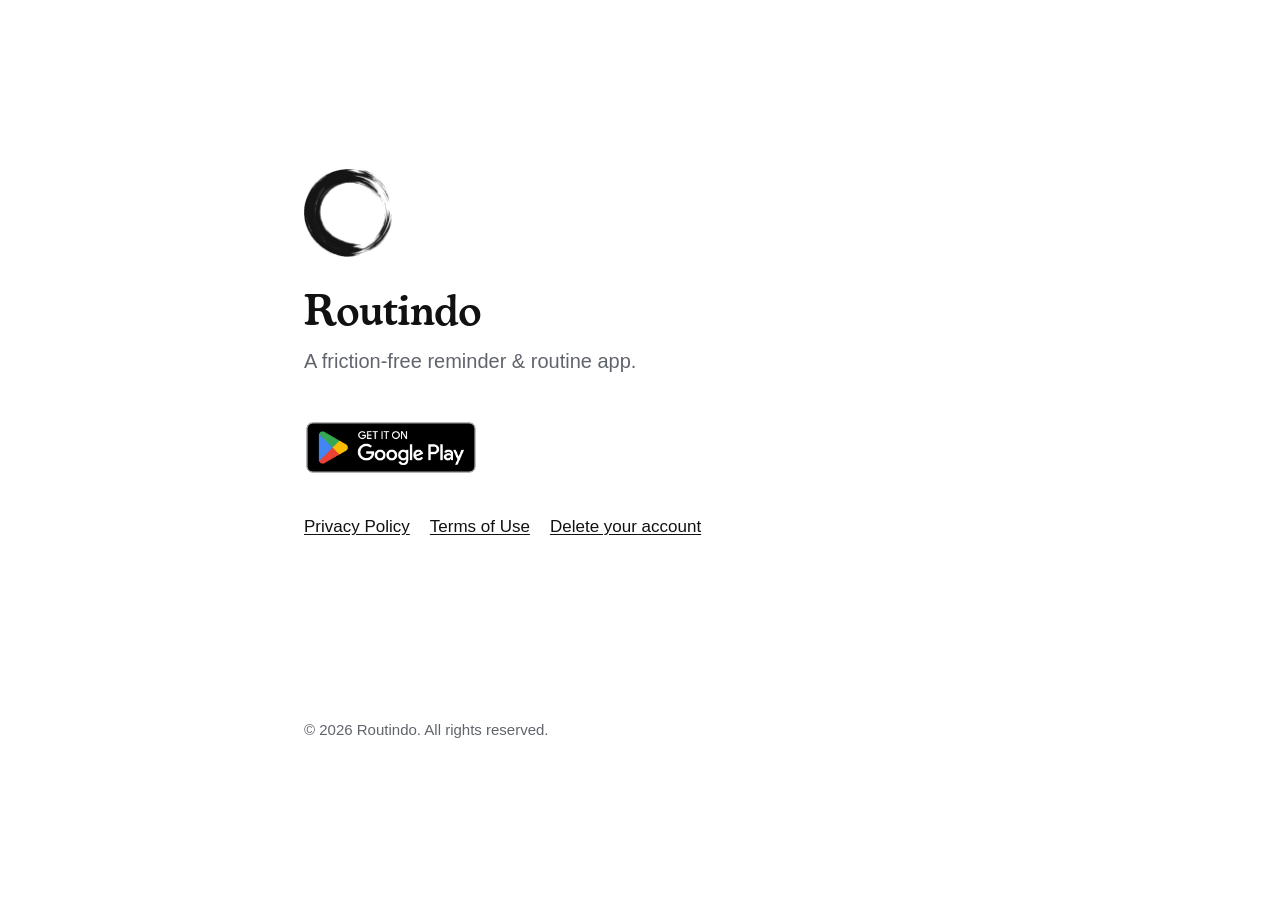
<file: index.html>
<!doctype html>
<html lang="en">
  <head>
    <meta charset="utf-8" />
    <meta name="viewport" content="width=device-width, initial-scale=1" />
    <title>Routindo</title>
    <meta
      name="description"
      content="Routindo — a friction-free reminder & routine app."
    />
    <link rel="stylesheet" href="/styles.css" />
  </head>
  <body>
    <main class="wrap">
      <section class="hero">
        <img class="mark" src="/assets/routindo-mark.png" alt="" />
        <h1 class="logo">Routindo</h1>
        <p class="tagline">A friction-free reminder &amp; routine app.</p>
        <a
          class="play-badge"
          href="https://play.google.com/store/apps/details?id=app.routindo"
        >
          <img
            src="/assets/google-play-badge.png"
            alt="Get it on Google Play"
            width="646"
            height="250"
          />
        </a>
        <div class="links">
          <a href="/privacy">Privacy Policy</a>
          <a href="/terms">Terms of Use</a>
          <a href="/delete-account">Delete your account</a>
        </div>
      </section>

      <footer>
        © <span id="year">2026</span> Routindo. All rights reserved.
      </footer>
    </main>
    <script>
      document.getElementById("year").textContent = new Date().getFullYear();
    </script>
  </body>
</html>
</file>
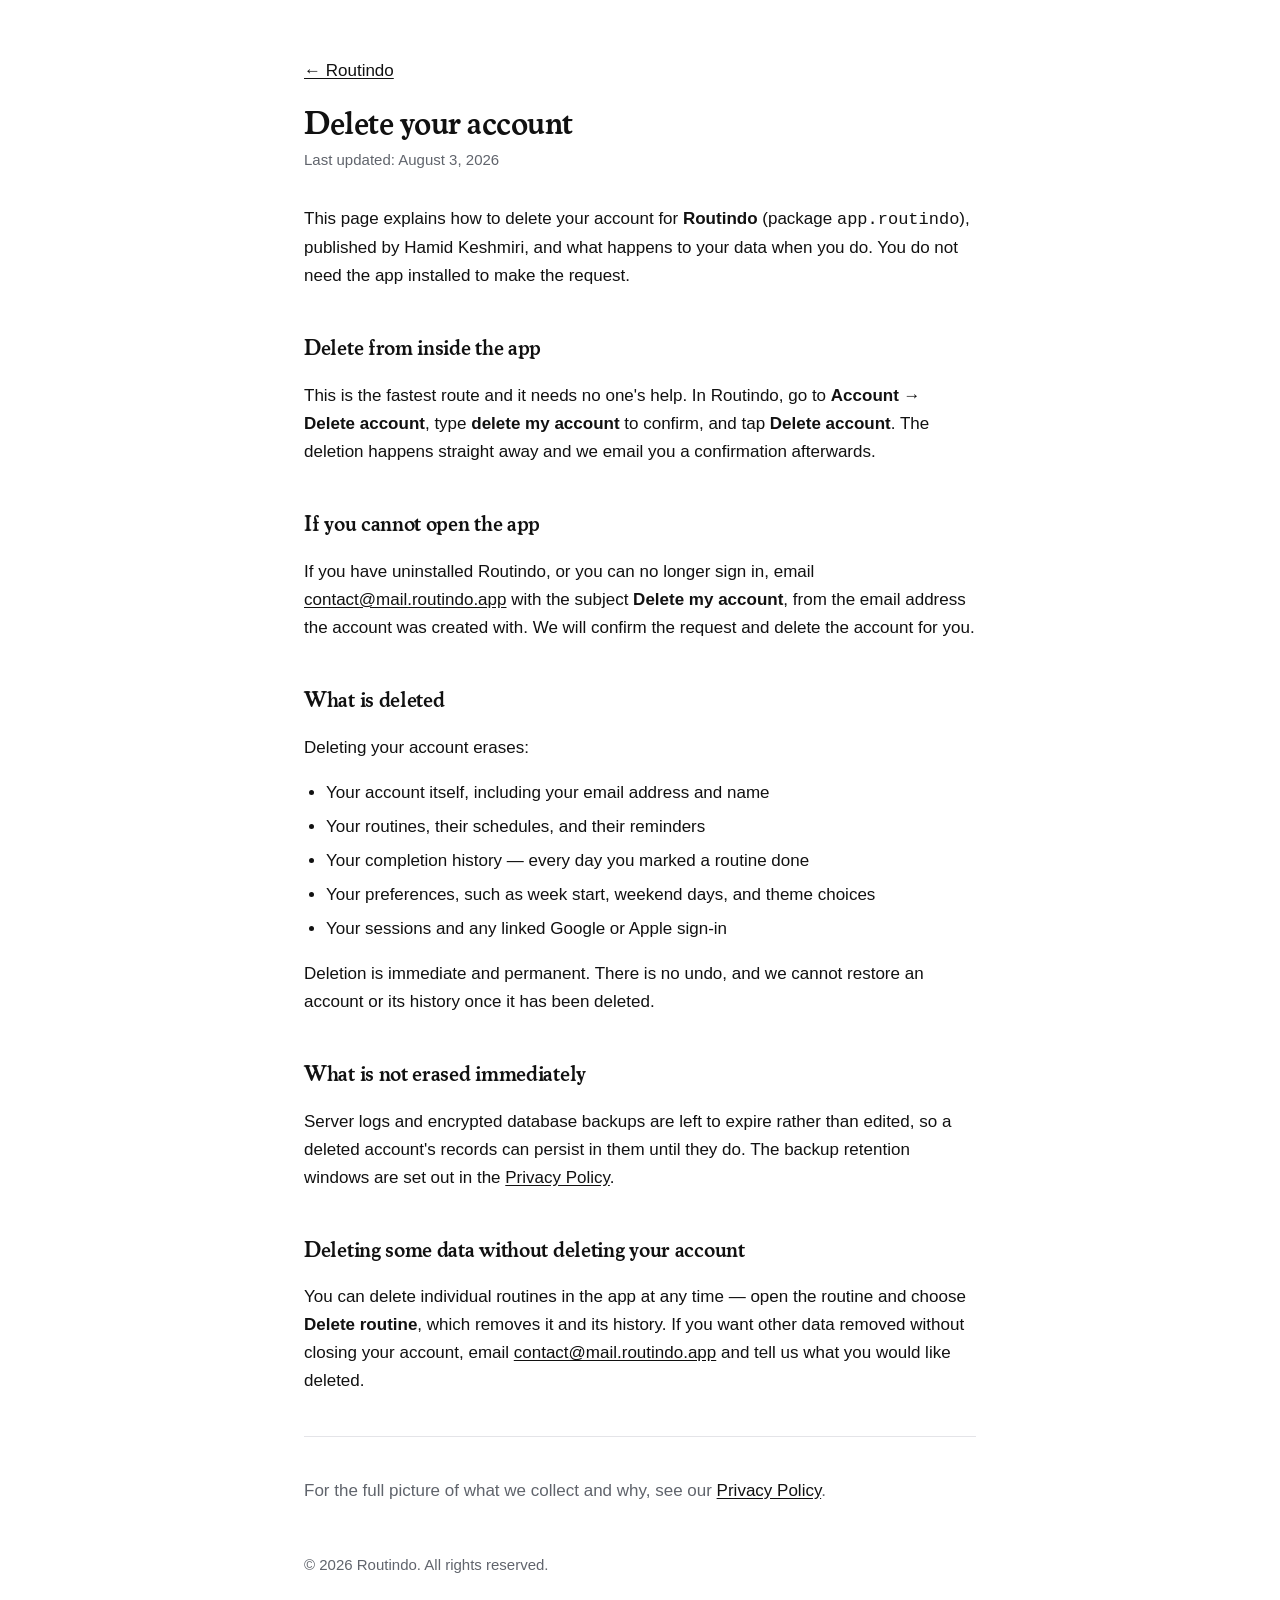
<file: delete-account/index.html>
<!doctype html>
<html lang="en">
  <head>
    <meta charset="utf-8" />
    <meta name="viewport" content="width=device-width, initial-scale=1" />
    <title>Delete your account — Routindo</title>
    <meta
      name="description"
      content="How to delete your Routindo account and the data held with it."
    />
    <link rel="stylesheet" href="/styles.css" />
  </head>
  <body>
    <main class="wrap">
      <p><a href="/">← Routindo</a></p>
      <h1>Delete your account</h1>
      <p class="updated">Last updated: August 3, 2026</p>

      <p>
        This page explains how to delete your account for
        <strong>Routindo</strong> (package <code>app.routindo</code>),
        published by Hamid Keshmiri, and what happens to your data when you do.
        You do not need the app installed to make the request.
      </p>

      <h2>Delete from inside the app</h2>
      <p>
        This is the fastest route and it needs no one's help. In Routindo, go to
        <strong>Account → Delete account</strong>, type
        <strong>delete my account</strong> to confirm, and tap
        <strong>Delete account</strong>. The deletion happens straight away and
        we email you a confirmation afterwards.
      </p>

      <h2>If you cannot open the app</h2>
      <p>
        If you have uninstalled Routindo, or you can no longer sign in, email
        <a href="mailto:contact@mail.routindo.app?subject=Delete%20my%20account"
          >contact@mail.routindo.app</a
        >
        with the subject <strong>Delete my account</strong>, from the email
        address the account was created with. We will confirm the request and
        delete the account for you.
      </p>

      <h2>What is deleted</h2>
      <p>Deleting your account erases:</p>
      <ul>
        <li>Your account itself, including your email address and name</li>
        <li>Your routines, their schedules, and their reminders</li>
        <li>Your completion history — every day you marked a routine done</li>
        <li>
          Your preferences, such as week start, weekend days, and theme choices
        </li>
        <li>Your sessions and any linked Google or Apple sign-in</li>
      </ul>
      <p>
        Deletion is immediate and permanent. There is no undo, and we cannot
        restore an account or its history once it has been deleted.
      </p>

      <h2>What is not erased immediately</h2>
      <p>
        Server logs and encrypted database backups are left to expire rather than
        edited, so a deleted account's records can persist in them until they do.
        The backup retention windows are set out in the
        <a href="/privacy#retention">Privacy Policy</a>.
      </p>

      <h2>Deleting some data without deleting your account</h2>
      <p>
        You can delete individual routines in the app at any time — open the
        routine and choose <strong>Delete routine</strong>, which removes it and
        its history. If you want other data removed without closing your account,
        email
        <a href="mailto:contact@mail.routindo.app">contact@mail.routindo.app</a>
        and tell us what you would like deleted.
      </p>

      <hr />

      <p class="muted">
        For the full picture of what we collect and why, see our
        <a href="/privacy">Privacy Policy</a>.
      </p>

      <footer>
        © <span id="year">2026</span> Routindo. All rights reserved.
      </footer>
    </main>
    <script>
      document.getElementById("year").textContent = new Date().getFullYear();
    </script>
  </body>
</html>
</file>
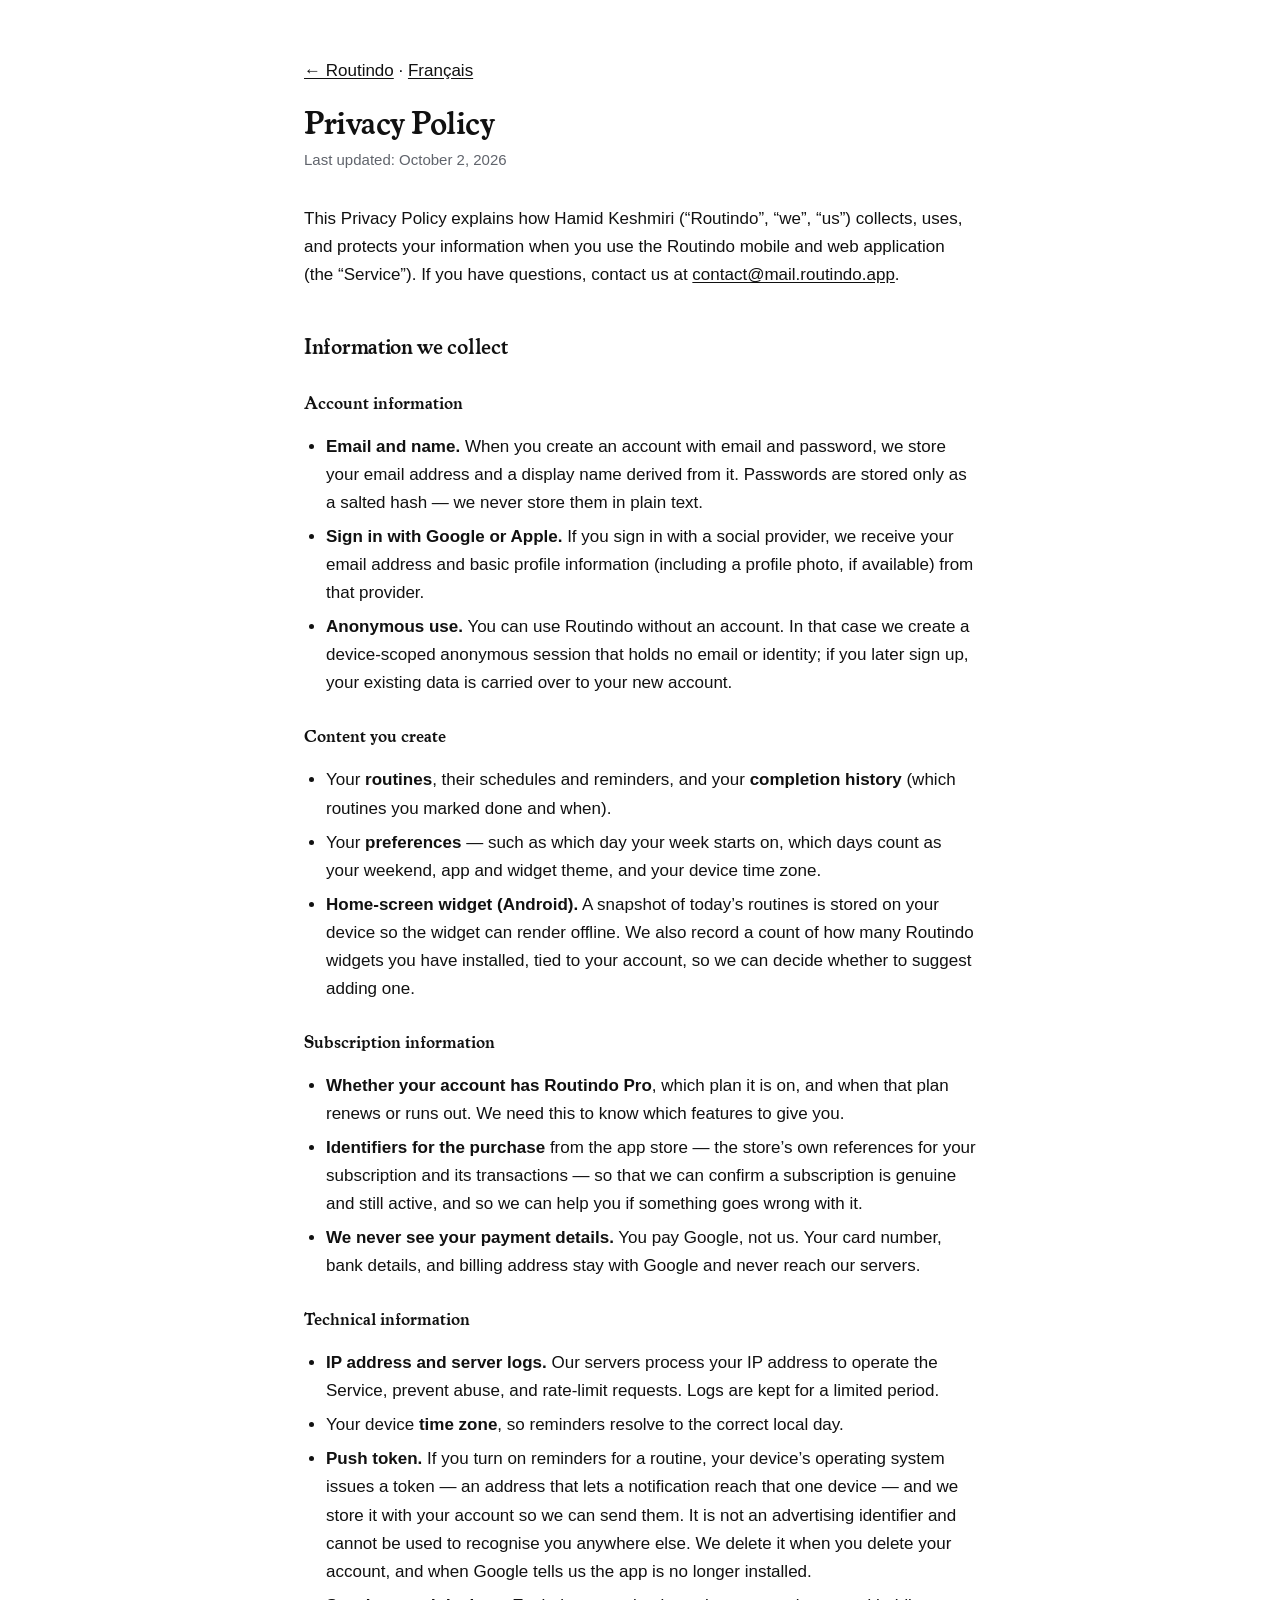
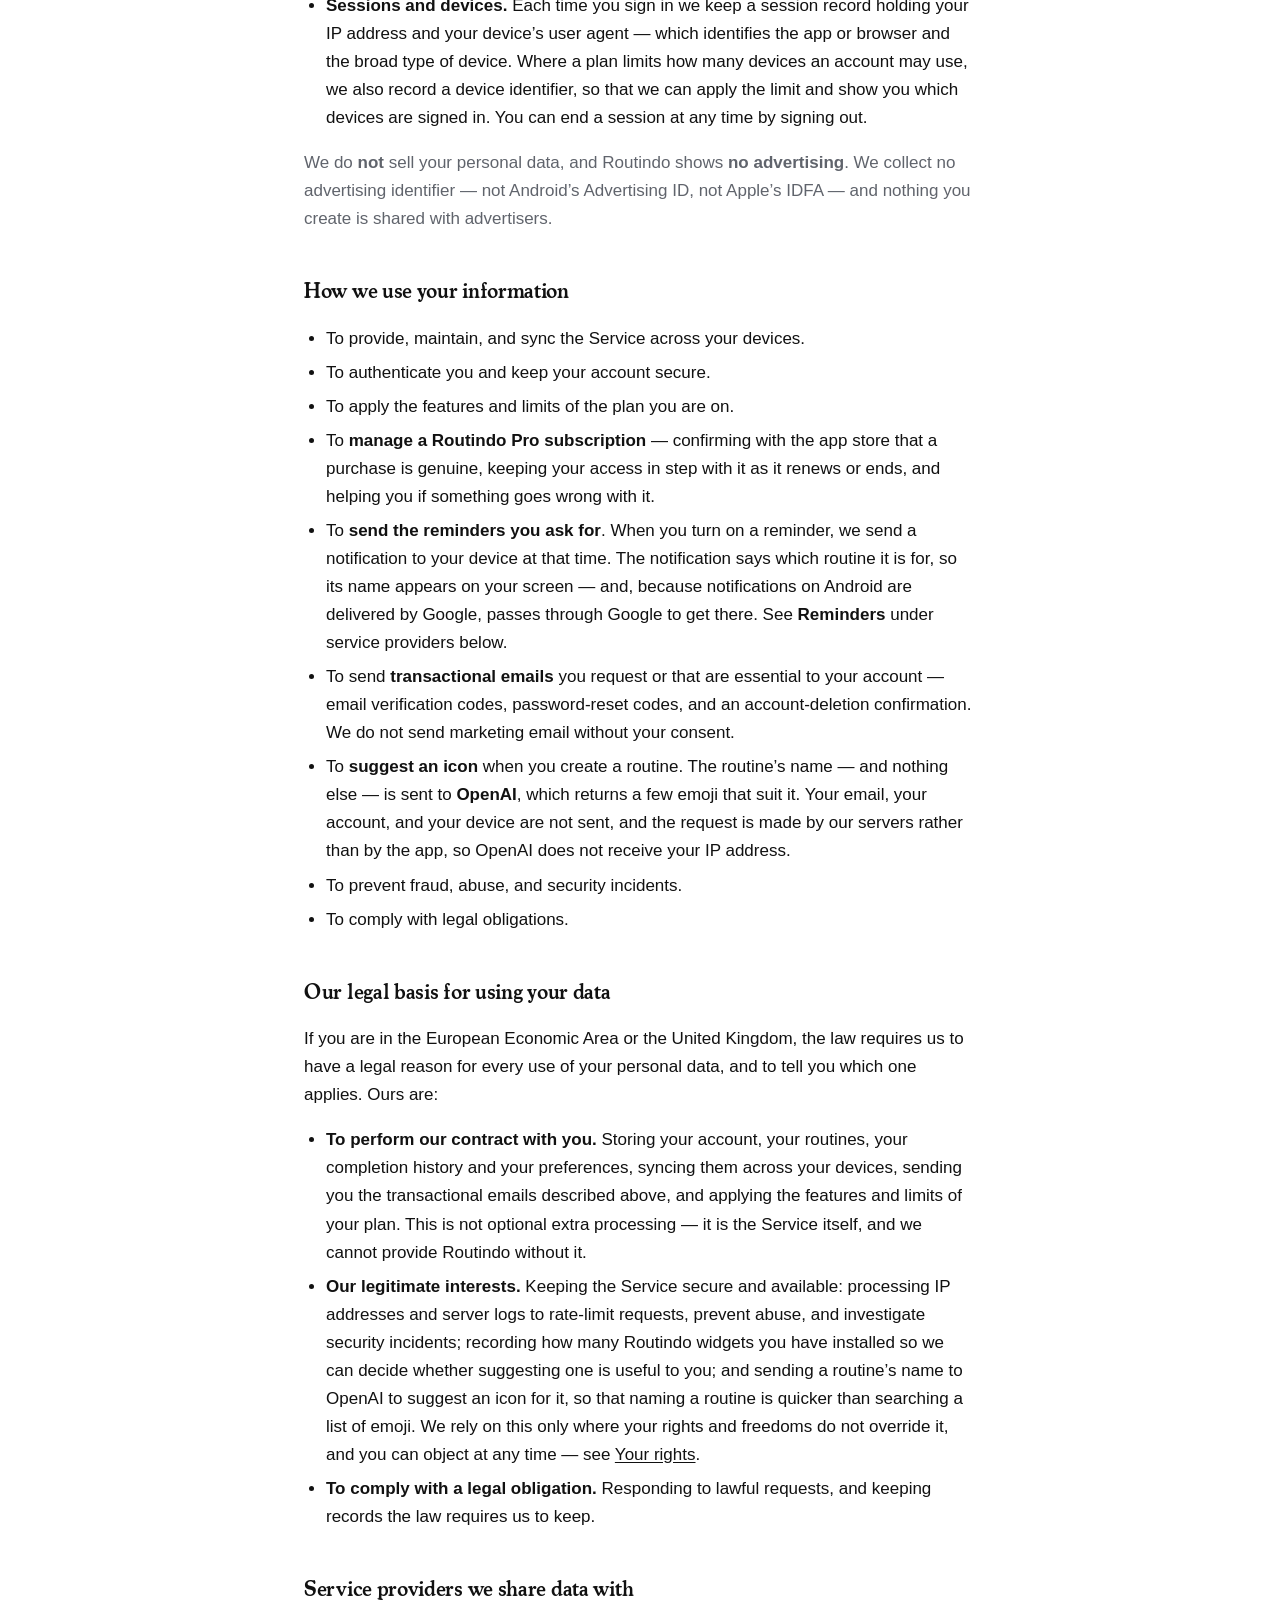
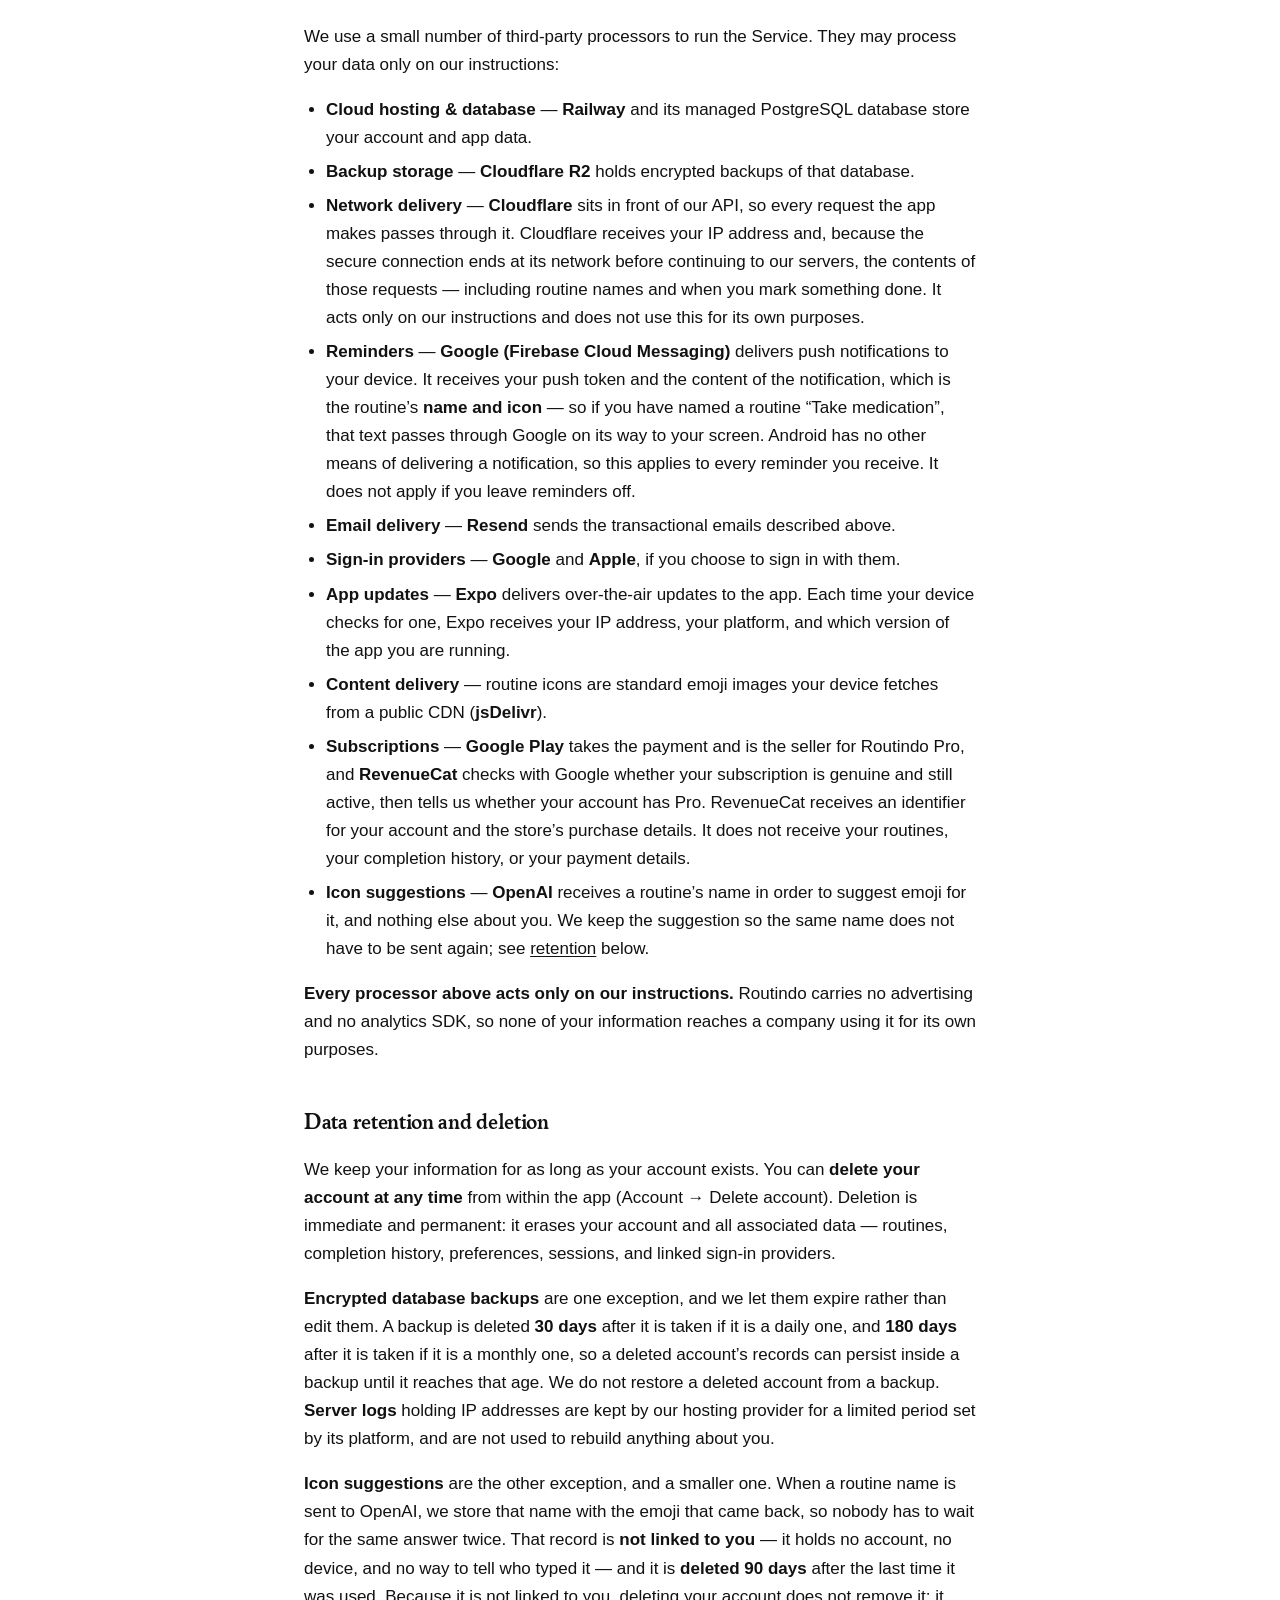
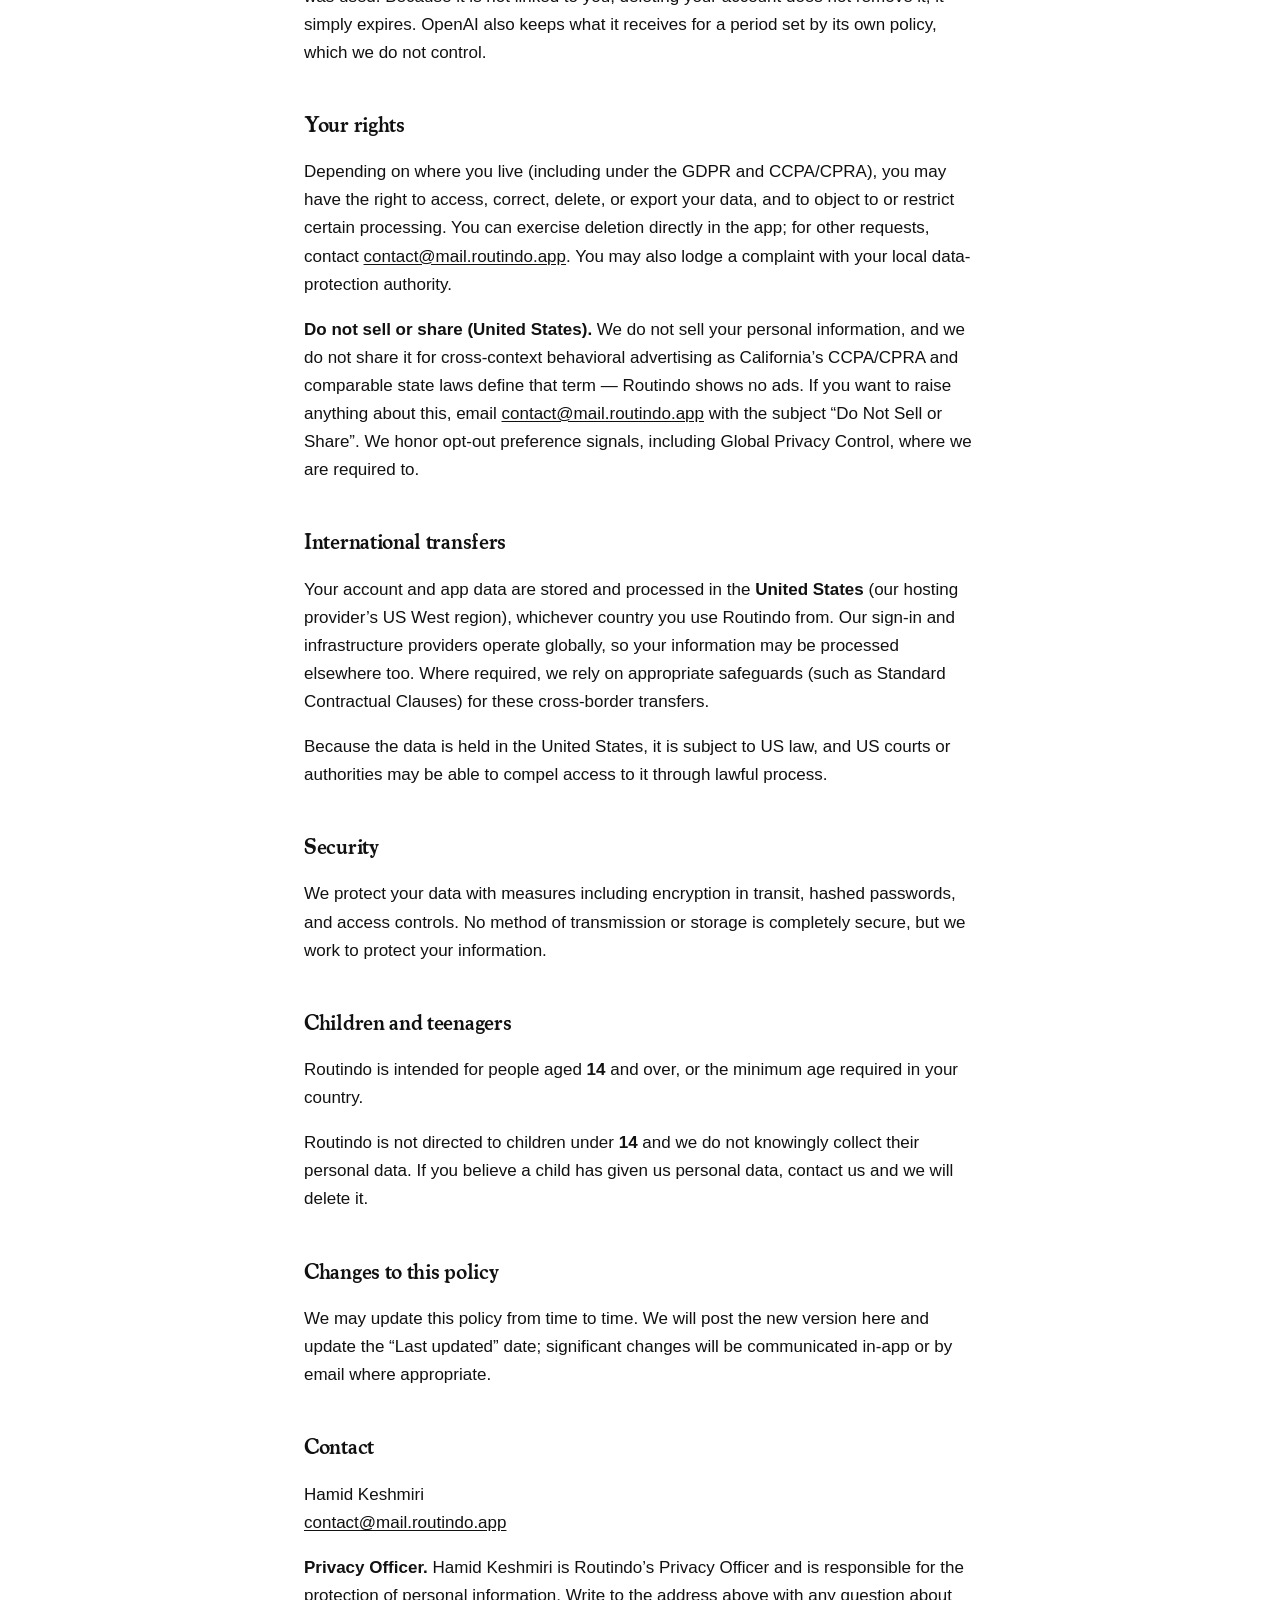
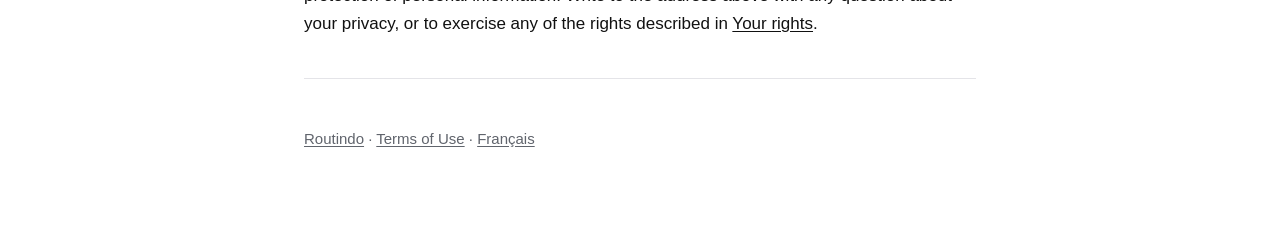
<file: privacy/index.html>
<!doctype html>
<html lang="en">
  <head>
    <meta charset="utf-8" />
    <meta name="viewport" content="width=device-width, initial-scale=1" />
    <title>Privacy Policy — Routindo</title>
    <meta name="description" content="Routindo Privacy Policy." />
    <link rel="alternate" hreflang="en" href="https://routindo.app/privacy" />
    <link rel="alternate" hreflang="fr" href="https://routindo.app/fr/privacy" />
    <link rel="stylesheet" href="/styles.css" />
  </head>
  <body>
    <main class="wrap">
      <p><a href="/">← Routindo</a> · <a href="/fr/privacy">Français</a></p>
      <h1>Privacy Policy</h1>
      <p class="updated">Last updated: October 2, 2026</p>

      <p>
        This Privacy Policy explains how Hamid Keshmiri (“Routindo”, “we”, “us”)
        collects, uses, and protects your information when you use the Routindo
        mobile and web application (the “Service”). If you have questions,
        contact us at
        <a href="mailto:contact@mail.routindo.app">contact@mail.routindo.app</a>.
      </p>

      <h2>Information we collect</h2>

      <h3>Account information</h3>
      <ul>
        <li>
          <strong>Email and name.</strong> When you create an account with email
          and password, we store your email address and a display name derived
          from it. Passwords are stored only as a salted hash — we never store
          them in plain text.
        </li>
        <li>
          <strong>Sign in with Google or Apple.</strong> If you sign in with a
          social provider, we receive your email address and basic profile
          information (including a profile photo, if available) from that
          provider.
        </li>
        <li>
          <strong>Anonymous use.</strong> You can use Routindo without an
          account. In that case we create a device-scoped anonymous session that
          holds no email or identity; if you later sign up, your existing data is
          carried over to your new account.
        </li>
      </ul>

      <h3>Content you create</h3>
      <ul>
        <li>
          Your <strong>routines</strong>, their schedules and reminders, and your
          <strong>completion history</strong> (which routines you marked done and
          when).
        </li>
        <li>
          Your <strong>preferences</strong> — such as which day your week starts
          on, which days count as your weekend, app and widget theme, and your
          device time zone.
        </li>
        <li>
          <strong>Home-screen widget (Android).</strong> A snapshot of today’s
          routines is stored on your device so the widget can render offline. We
          also record a count of how many Routindo widgets you have installed,
          tied to your account, so we can decide whether to suggest adding one.
        </li>
      </ul>

      <h3>Subscription information</h3>
      <ul>
        <li>
          <strong>Whether your account has Routindo Pro</strong>, which plan it
          is on, and when that plan renews or runs out. We need this to know
          which features to give you.
        </li>
        <li>
          <strong>Identifiers for the purchase</strong> from the app store — the
          store’s own references for your subscription and its transactions — so
          that we can confirm a subscription is genuine and still active, and so
          we can help you if something goes wrong with it.
        </li>
        <li>
          <strong>We never see your payment details.</strong> You pay Google, not
          us. Your card number, bank details, and billing address stay with
          Google and never reach our servers.
        </li>
      </ul>

      <h3>Technical information</h3>
      <ul>
        <li>
          <strong>IP address and server logs.</strong> Our servers process your
          IP address to operate the Service, prevent abuse, and rate-limit
          requests. Logs are kept for a limited period.
        </li>
        <li>Your device <strong>time zone</strong>, so reminders resolve to the correct local day.</li>
        <li>
          <strong>Push token.</strong> If you turn on reminders for a routine,
          your device’s operating system issues a token — an address that lets a
          notification reach that one device — and we store it with your account
          so we can send them. It is not an advertising identifier and cannot be
          used to recognise you anywhere else. We delete it when you delete your
          account, and when Google tells us the app is no longer installed.
        </li>
        <li>
          <strong>Sessions and devices.</strong> Each time you sign in we keep a
          session record holding your IP address and your device’s user agent —
          which identifies the app or browser and the broad type of device. Where
          a plan limits how many devices an account may use, we also record a
          device identifier, so that we can apply the limit and show you which
          devices are signed in. You can end a session at any time by signing out.
        </li>
      </ul>

      <p class="muted">
        We do <strong>not</strong> sell your personal data, and Routindo shows
        <strong>no advertising</strong>. We collect no advertising identifier —
        not Android’s Advertising ID, not Apple’s IDFA — and nothing you create
        is shared with advertisers.
      </p>

      <h2>How we use your information</h2>
      <ul>
        <li>To provide, maintain, and sync the Service across your devices.</li>
        <li>To authenticate you and keep your account secure.</li>
        <li>To apply the features and limits of the plan you are on.</li>
        <li>
          To <strong>manage a Routindo Pro subscription</strong> — confirming
          with the app store that a purchase is genuine, keeping your access in
          step with it as it renews or ends, and helping you if something goes
          wrong with it.
        </li>
        <li>
          To <strong>send the reminders you ask for</strong>. When you turn on a
          reminder, we send a notification to your device at that time. The
          notification says which routine it is for, so its name appears on your
          screen — and, because notifications on Android are delivered by Google,
          passes through Google to get there. See
          <strong>Reminders</strong> under service providers below.
        </li>
        <li>
          To send <strong>transactional emails</strong> you request or that are
          essential to your account — email verification codes, password-reset
          codes, and an account-deletion confirmation. We do not send marketing
          email without your consent.
        </li>
        <li>
          To <strong>suggest an icon</strong> when you create a routine. The
          routine’s name — and nothing else — is sent to
          <strong>OpenAI</strong>, which returns a few emoji that suit it. Your
          email, your account, and your device are not sent, and the request is
          made by our servers rather than by the app, so OpenAI does not receive
          your IP address.
        </li>
        <li>To prevent fraud, abuse, and security incidents.</li>
        <li>To comply with legal obligations.</li>
      </ul>

      <h2 id="legal-basis">Our legal basis for using your data</h2>
      <p>
        If you are in the European Economic Area or the United Kingdom, the law
        requires us to have a legal reason for every use of your personal data,
        and to tell you which one applies. Ours are:
      </p>
      <ul>
        <li>
          <strong>To perform our contract with you.</strong> Storing your
          account, your routines, your completion history and your preferences,
          syncing them across your devices, sending you the transactional emails
          described above, and applying the features and limits of your plan.
          This is not optional extra processing — it is the Service itself, and
          we cannot provide Routindo without it.
        </li>
        <li>
          <strong>Our legitimate interests.</strong> Keeping the Service secure
          and available: processing IP addresses and server logs to rate-limit
          requests, prevent abuse, and investigate security incidents; recording
          how many Routindo widgets you have installed so we can decide whether
          suggesting one is useful to you; and sending a routine’s name to
          OpenAI to suggest an icon for it, so that naming a routine is quicker
          than searching a list of emoji. We rely on this only where your rights
          and freedoms do not override it, and you can object at any time — see
          <a href="#rights">Your rights</a>.
        </li>
        <li>
          <strong>To comply with a legal obligation.</strong> Responding to
          lawful requests, and keeping records the law requires us to keep.
        </li>
      </ul>
      <h2>Service providers we share data with</h2>
      <p>
        We use a small number of third-party processors to run the Service. They
        may process your data only on our instructions:
      </p>
      <ul>
        <li>
          <strong>Cloud hosting &amp; database</strong> —
          <strong>Railway</strong> and its managed PostgreSQL database store your
          account and app data.
        </li>
        <li>
          <strong>Backup storage</strong> — <strong>Cloudflare R2</strong> holds
          encrypted backups of that database.
        </li>
        <li>
          <strong>Network delivery</strong> — <strong>Cloudflare</strong> sits in
          front of our API, so every request the app makes passes through it.
          Cloudflare receives your IP address and, because the secure connection
          ends at its network before continuing to our servers, the contents of
          those requests — including routine names and when you mark something
          done. It acts only on our instructions and does not use this for its
          own purposes.
        </li>
        <li>
          <strong>Reminders</strong> —
          <strong>Google (Firebase Cloud Messaging)</strong> delivers push
          notifications to your device. It receives your push token and the
          content of the notification, which is the routine’s
          <strong>name and icon</strong> — so if you have named a routine “Take
          medication”, that text passes through Google on its way to your
          screen. Android has no other means of delivering a notification, so
          this applies to every reminder you receive. It does not apply if you
          leave reminders off.
        </li>
        <li>
          <strong>Email delivery</strong> — <strong>Resend</strong> sends the
          transactional emails described above.
        </li>
        <li>
          <strong>Sign-in providers</strong> — <strong>Google</strong> and
          <strong>Apple</strong>, if you choose to sign in with them.
        </li>
        <li>
          <strong>App updates</strong> — <strong>Expo</strong> delivers
          over-the-air updates to the app. Each time your device checks for one,
          Expo receives your IP address, your platform, and which version of the
          app you are running.
        </li>
        <li>
          <strong>Content delivery</strong> — routine icons are standard emoji
          images your device fetches from a public CDN
          (<strong>jsDelivr</strong>).
        </li>
        <li>
          <strong>Subscriptions</strong> — <strong>Google Play</strong> takes the
          payment and is the seller for Routindo Pro, and
          <strong>RevenueCat</strong> checks with Google whether your
          subscription is genuine and still active, then tells us whether your
          account has Pro. RevenueCat receives an identifier for your account and
          the store’s purchase details. It does not receive your routines, your
          completion history, or your payment details.
        </li>
        <li>
          <strong>Icon suggestions</strong> — <strong>OpenAI</strong> receives a
          routine’s name in order to suggest emoji for it, and nothing else
          about you. We keep the suggestion so the same name does not have to be
          sent again; see <a href="#retention">retention</a> below.
        </li>
      </ul>

      <p id="advertising">
        <strong>Every processor above acts only on our instructions.</strong>
        Routindo carries no advertising and no analytics SDK, so none of your
        information reaches a company using it for its own purposes.
      </p>

      <h2 id="retention">Data retention and deletion</h2>
      <p>
        We keep your information for as long as your account exists. You can
        <strong>delete your account at any time</strong> from within the app
        (Account → Delete account). Deletion is immediate and permanent: it
        erases your account and all associated data — routines, completion
        history, preferences, sessions, and linked sign-in providers.
      </p>
      <p>
        <strong>Encrypted database backups</strong> are one exception, and we
        let them expire rather than edit them. A backup is deleted
        <strong>30 days</strong> after it is taken if it is a daily one, and
        <strong>180 days</strong> after it is taken if it is a monthly one, so a
        deleted account’s records can persist inside a backup until it reaches
        that age. We do not restore a deleted account from a backup.
        <strong>Server logs</strong> holding IP addresses are kept by our hosting
        provider for a limited period set by its platform, and are not used to
        rebuild anything about you.
      </p>
      <p>
        <strong>Icon suggestions</strong> are the other exception, and a smaller
        one. When a routine name is sent to OpenAI, we store that name with the
        emoji that came back, so nobody has to wait for the same answer twice.
        That record is <strong>not linked to you</strong> — it holds no account,
        no device, and no way to tell who typed it — and it is
        <strong>deleted 90 days</strong> after the last time it was used. Because
        it is not linked to you, deleting your account does not remove it; it
        simply expires. OpenAI also keeps what it receives for a period set by
        its own policy, which we do not control.
      </p>
      <h2 id="rights">Your rights</h2>
      <p>
        Depending on where you live (including under the GDPR and CCPA/CPRA), you
        may have the right to access, correct, delete, or export your data, and to
        object to or restrict certain processing. You can exercise deletion
        directly in the app; for other requests, contact
        <a href="mailto:contact@mail.routindo.app">contact@mail.routindo.app</a>. You may also lodge a
        complaint with your local data-protection authority.
      </p>
      <p>
        <strong>Do not sell or share (United States).</strong> We do not sell
        your personal information, and we do not share it for cross-context
        behavioral advertising as California’s CCPA/CPRA and comparable state
        laws define that term — Routindo shows no ads. If you want to raise
        anything about this, email
        <a href="mailto:contact@mail.routindo.app">contact@mail.routindo.app</a>
        with the subject “Do Not Sell or Share”. We honor opt-out preference
        signals, including Global Privacy Control, where we are required to.
      </p>

      <h2>International transfers</h2>
      <p>
        Your account and app data are stored and processed in the
        <strong>United States</strong> (our hosting provider’s US West region),
        whichever country you use Routindo from. Our sign-in and infrastructure
        providers operate globally, so your information may be processed
        elsewhere too. Where required, we rely on appropriate safeguards (such as
        Standard Contractual Clauses) for these cross-border transfers.
      </p>
      <p>
        Because the data is held in the United States, it is subject to US law,
        and US courts or authorities may be able to compel access to it through
        lawful process.
      </p>

      <h2>Security</h2>
      <p>
        We protect your data with measures including encryption in transit,
        hashed passwords, and access controls. No method of transmission or
        storage is completely secure, but we work to protect your information.
      </p>

      <h2>Children and teenagers</h2>
      <p>
        Routindo is intended for people aged <strong>14</strong> and over, or the
        minimum age required in your country.
      </p>
      <p>
        Routindo is not directed to children under <strong>14</strong> and we do
        not knowingly collect their personal data. If you believe a child has
        given us personal data, contact us and we will delete it.
      </p>

      <h2>Changes to this policy</h2>
      <p>
        We may update this policy from time to time. We will post the new version
        here and update the “Last updated” date; significant changes will be
        communicated in-app or by email where appropriate.
      </p>

      <h2>Contact</h2>
      <p>
        Hamid Keshmiri<br />
        <a href="mailto:contact@mail.routindo.app">contact@mail.routindo.app</a>
      </p>
      <p>
        <strong>Privacy Officer.</strong> Hamid Keshmiri is Routindo’s Privacy
        Officer and is responsible for the protection of personal information.
        Write to the address above with any question about your privacy, or to
        exercise any of the rights described in
        <a href="#rights">Your rights</a>.
      </p>

      <hr />
      <footer>
        <a href="/">Routindo</a> · <a href="/terms">Terms of Use</a> ·
        <a href="/fr/privacy">Français</a>
      </footer>
    </main>
  </body>
</html>
</file>
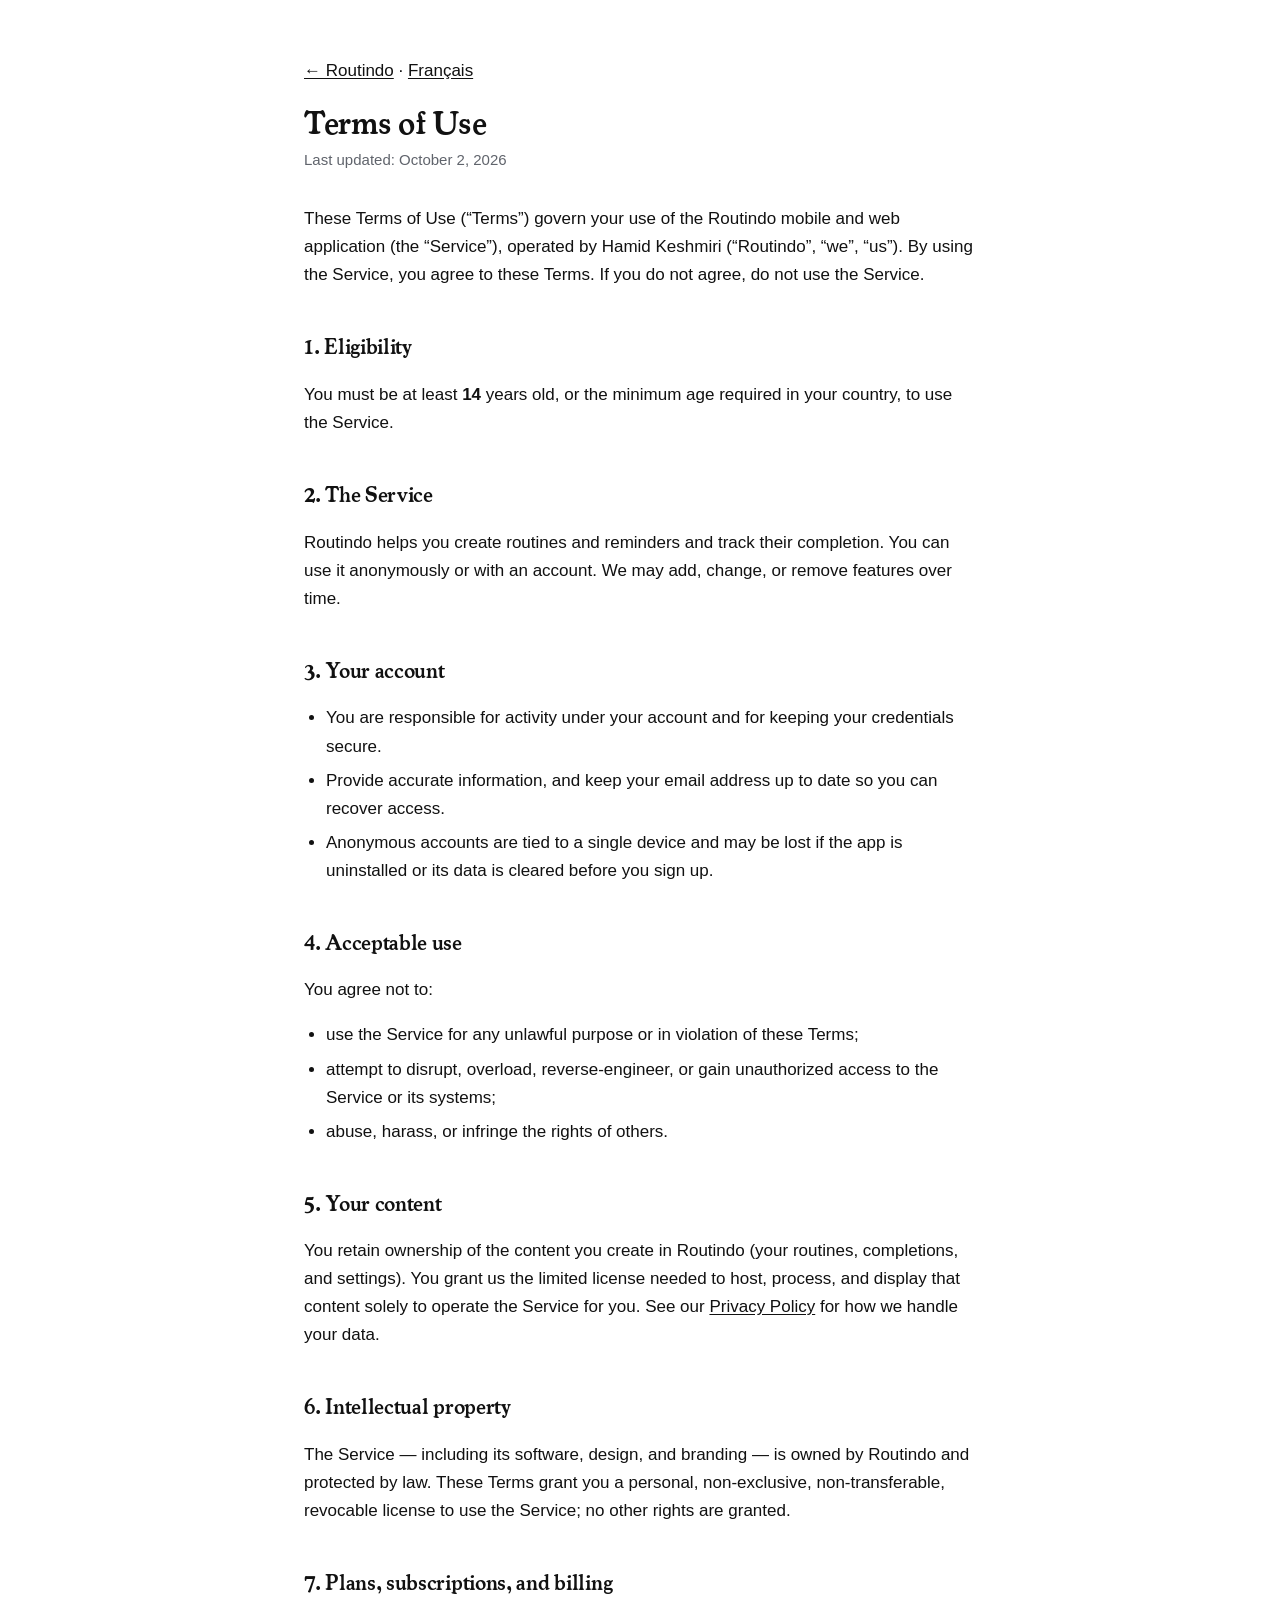
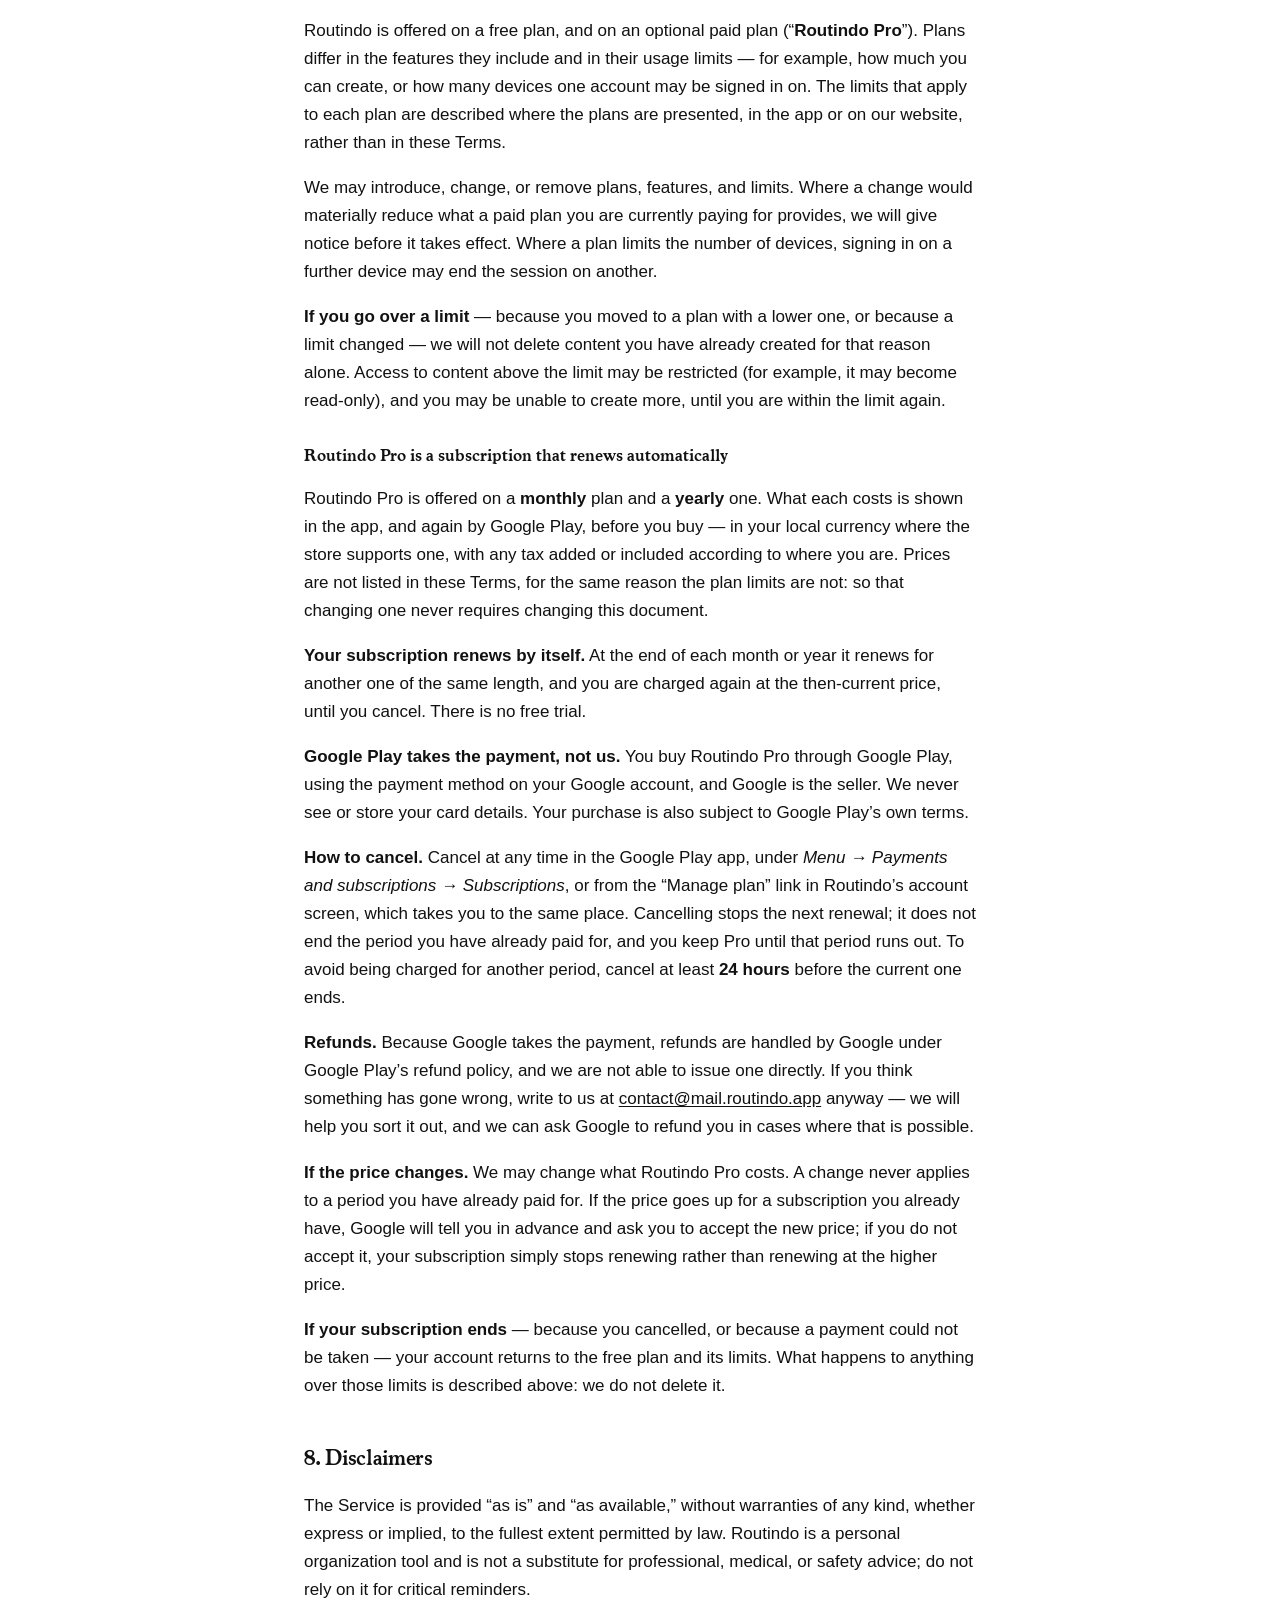
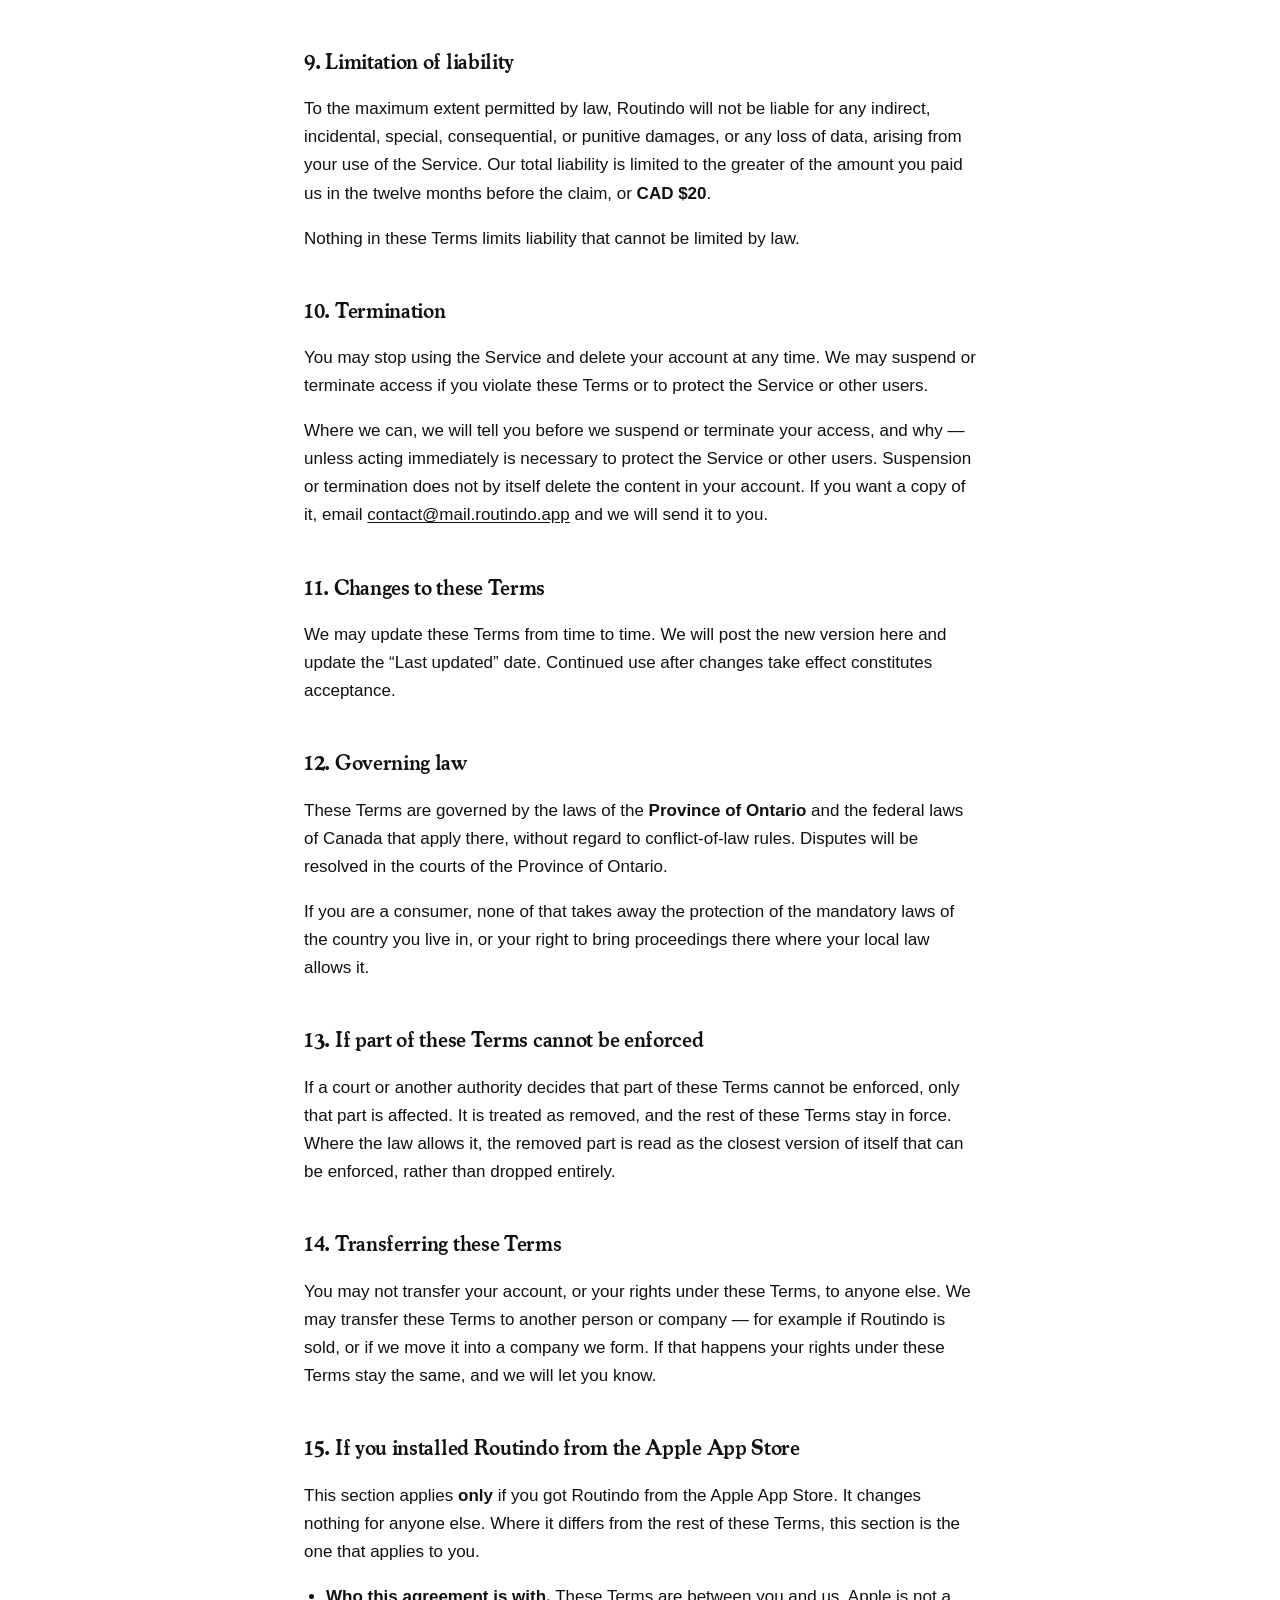
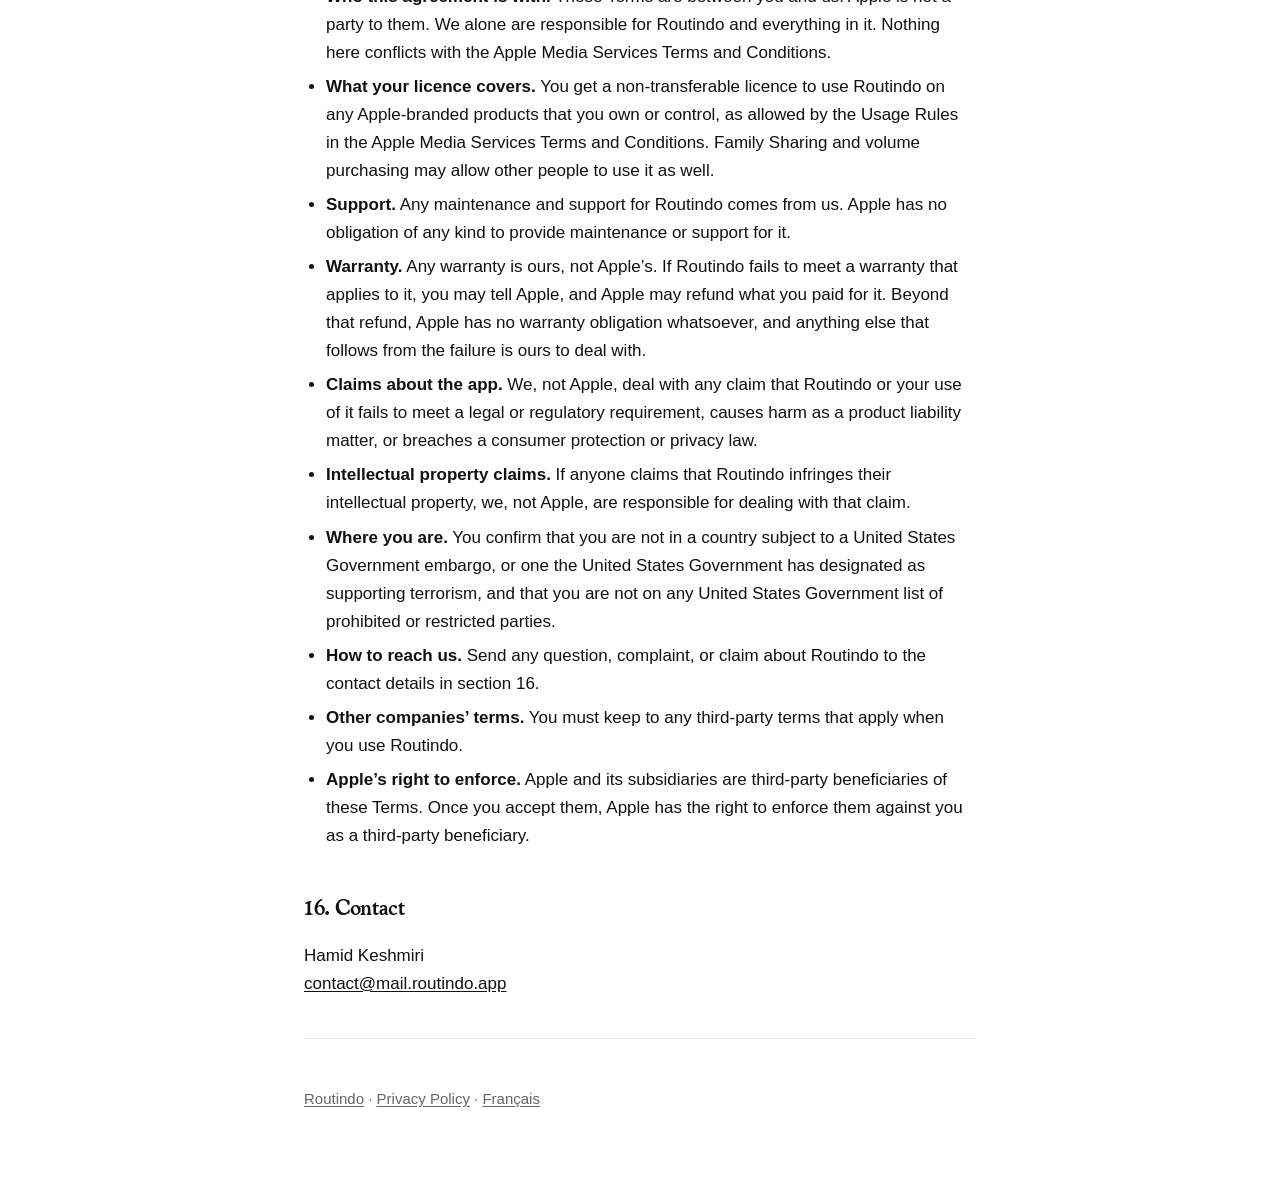
<file: terms/index.html>
<!doctype html>
<html lang="en">
  <head>
    <meta charset="utf-8" />
    <meta name="viewport" content="width=device-width, initial-scale=1" />
    <title>Terms of Use — Routindo</title>
    <meta name="description" content="Routindo Terms of Use." />
    <link rel="alternate" hreflang="en" href="https://routindo.app/terms" />
    <link rel="alternate" hreflang="fr" href="https://routindo.app/fr/terms" />
    <link rel="stylesheet" href="/styles.css" />
  </head>
  <body>
    <main class="wrap">
      <p><a href="/">← Routindo</a> · <a href="/fr/terms">Français</a></p>
      <h1>Terms of Use</h1>
      <p class="updated">Last updated: October 2, 2026</p>

      <p>
        These Terms of Use (“Terms”) govern your use of the Routindo mobile and
        web application (the “Service”), operated by Hamid Keshmiri (“Routindo”,
        “we”, “us”). By using the Service, you agree to these Terms. If you do
        not agree, do not use the Service.
      </p>

      <h2>1. Eligibility</h2>
      <p>
        You must be at least <strong>14</strong> years old, or the minimum age
        required in your country, to use the Service.
      </p>

      <h2>2. The Service</h2>
      <p>
        Routindo helps you create routines and reminders and track their
        completion. You can use it anonymously or with an account. We may add,
        change, or remove features over time.
      </p>

      <h2>3. Your account</h2>
      <ul>
        <li>
          You are responsible for activity under your account and for keeping your
          credentials secure.
        </li>
        <li>
          Provide accurate information, and keep your email address up to date so
          you can recover access.
        </li>
        <li>
          Anonymous accounts are tied to a single device and may be lost if the
          app is uninstalled or its data is cleared before you sign up.
        </li>
      </ul>

      <h2>4. Acceptable use</h2>
      <p>You agree not to:</p>
      <ul>
        <li>use the Service for any unlawful purpose or in violation of these Terms;</li>
        <li>
          attempt to disrupt, overload, reverse-engineer, or gain unauthorized
          access to the Service or its systems;
        </li>
        <li>abuse, harass, or infringe the rights of others.</li>
      </ul>

      <h2>5. Your content</h2>
      <p>
        You retain ownership of the content you create in Routindo (your routines,
        completions, and settings). You grant us the limited license needed to
        host, process, and display that content solely to operate the Service for
        you. See our <a href="/privacy">Privacy Policy</a> for how we handle your
        data.
      </p>

      <h2>6. Intellectual property</h2>
      <p>
        The Service — including its software, design, and branding — is owned by
        Routindo and protected by law. These Terms grant you a personal,
        non-exclusive, non-transferable, revocable license to use the Service; no
        other rights are granted.
      </p>

      <h2>7. Plans, subscriptions, and billing</h2>
      <p>
        Routindo is offered on a free plan, and on an optional paid plan
        (“<strong>Routindo Pro</strong>”). Plans differ in the
        features they include and in their usage limits — for example, how much
        you can create, or how many devices one account may be signed in on. The
        limits that apply to each plan are described where the plans are
        presented, in the app or on our website, rather than in these Terms.
      </p>
      <p>
        We may introduce, change, or remove plans, features, and limits. Where a
        change would materially reduce what a paid plan you are currently paying
        for provides, we will give notice before it takes effect. Where a plan
        limits the number of devices, signing in on a further device may end the
        session on another.
      </p>
      <p>
        <strong>If you go over a limit</strong> — because you moved to a plan with
        a lower one, or because a limit changed — we will not delete content you
        have already created for that reason alone. Access to content above the
        limit may be restricted (for example, it may become read-only), and you
        may be unable to create more, until you are within the limit again.
      </p>
      <h3>Routindo Pro is a subscription that renews automatically</h3>
      <p>
        Routindo Pro is offered on a <strong>monthly</strong> plan and a
        <strong>yearly</strong> one. What each costs is shown in the app, and
        again by Google Play, before you buy — in your local currency where the
        store supports one, with any tax added or included according to where you
        are. Prices are not listed in these Terms, for the same reason the plan
        limits are not: so that changing one never requires changing this
        document.
      </p>
      <p>
        <strong>Your subscription renews by itself.</strong> At the end of each
        month or year it renews for another one of the same length, and you are
        charged again at the then-current price, until you cancel. There is no
        free trial.
      </p>
      <p>
        <strong>Google Play takes the payment, not us.</strong> You buy Routindo
        Pro through Google Play, using the payment method on your Google account,
        and Google is the seller. We never see or store your card details. Your
        purchase is also subject to Google Play’s own terms.
      </p>
      <p>
        <strong>How to cancel.</strong> Cancel at any time in the Google Play
        app, under <em>Menu → Payments and subscriptions → Subscriptions</em>, or
        from the “Manage plan” link in Routindo’s account screen, which takes you
        to the same place. Cancelling stops the next renewal; it does not end the
        period you have already paid for, and you keep Pro until that period runs
        out. To avoid being charged for another period, cancel at least
        <strong>24 hours</strong> before the current one ends.
      </p>
      <p>
        <strong>Refunds.</strong> Because Google takes the payment, refunds are
        handled by Google under Google Play’s refund policy, and we are not able
        to issue one directly. If you think something has gone wrong, write to us
        at
        <a href="mailto:contact@mail.routindo.app">contact@mail.routindo.app</a>
        anyway — we will help you sort it out, and we can ask Google to refund you
        in cases where that is possible.
      </p>
      <p>
        <strong>If the price changes.</strong> We may change what Routindo Pro
        costs. A change never applies to a period you have already paid for. If
        the price goes up for a subscription you already have, Google will tell
        you in advance and ask you to accept the new price; if you do not accept
        it, your subscription simply stops renewing rather than renewing at the
        higher price.
      </p>
      <p>
        <strong>If your subscription ends</strong> — because you cancelled, or
        because a payment could not be taken — your account returns to the free
        plan and its limits. What happens to anything over those limits is
        described above: we do not delete it.
      </p>

      <h2>8. Disclaimers</h2>
      <p>
        The Service is provided “as is” and “as available,” without warranties of
        any kind, whether express or implied, to the fullest extent permitted by
        law. Routindo is a personal organization tool and is not a substitute for
        professional, medical, or safety advice; do not rely on it for critical
        reminders.
      </p>

      <h2>9. Limitation of liability</h2>
      <p>
        To the maximum extent permitted by law, Routindo will not be liable for
        any indirect, incidental, special, consequential, or punitive damages, or
        any loss of data, arising from your use of the Service. Our total
        liability is limited to the greater of the amount you paid us in the
        twelve months before the claim, or <strong>CAD $20</strong>.
      </p>
      <p>
        Nothing in these Terms limits liability that cannot be limited by law.
      </p>

      <h2>10. Termination</h2>
      <p>
        You may stop using the Service and delete your account at any time. We may
        suspend or terminate access if you violate these Terms or to protect the
        Service or other users.
      </p>
      <p>
        Where we can, we will tell you before we suspend or terminate your
        access, and why — unless acting immediately is necessary to protect the
        Service or other users. Suspension or termination does not by itself
        delete the content in your account. If you want a copy of it, email
        <a href="mailto:contact@mail.routindo.app">contact@mail.routindo.app</a>
        and we will send it to you.
      </p>

      <h2>11. Changes to these Terms</h2>
      <p>
        We may update these Terms from time to time. We will post the new version
        here and update the “Last updated” date. Continued use after changes take
        effect constitutes acceptance.
      </p>

      <h2>12. Governing law</h2>
      <p>
        These Terms are governed by the laws of the <strong>Province of
        Ontario</strong> and the federal laws of Canada that apply there, without
        regard to conflict-of-law rules. Disputes will be resolved in the courts
        of the Province of Ontario.
      </p>
      <p>
        If you are a consumer, none of that takes away the protection of the
        mandatory laws of the country you live in, or your right to bring
        proceedings there where your local law allows it.
      </p>

      <h2>13. If part of these Terms cannot be enforced</h2>
      <p>
        If a court or another authority decides that part of these Terms cannot
        be enforced, only that part is affected. It is treated as removed, and
        the rest of these Terms stay in force. Where the law allows it, the
        removed part is read as the closest version of itself that can be
        enforced, rather than dropped entirely.
      </p>

      <h2>14. Transferring these Terms</h2>
      <p>
        You may not transfer your account, or your rights under these Terms, to
        anyone else. We may transfer these Terms to another person or company —
        for example if Routindo is sold, or if we move it into a company we
        form. If that happens your rights under these Terms stay the same, and
        we will let you know.
      </p>

      <h2>15. If you installed Routindo from the Apple App Store</h2>
      <p>
        This section applies <strong>only</strong> if you got Routindo from the
        Apple App Store. It changes nothing for anyone else. Where it differs
        from the rest of these Terms, this section is the one that applies to
        you.
      </p>
      <ul>
        <li>
          <strong>Who this agreement is with.</strong> These Terms are between
          you and us. Apple is not a party to them. We alone are responsible for
          Routindo and everything in it. Nothing here conflicts with the Apple
          Media Services Terms and Conditions.
        </li>
        <li>
          <strong>What your licence covers.</strong> You get a non-transferable
          licence to use Routindo on any Apple-branded products that you own or
          control, as allowed by the Usage Rules in the Apple Media Services
          Terms and Conditions. Family Sharing and volume purchasing may allow
          other people to use it as well.
        </li>
        <li>
          <strong>Support.</strong> Any maintenance and support for Routindo
          comes from us. Apple has no obligation of any kind to provide
          maintenance or support for it.
        </li>
        <li>
          <strong>Warranty.</strong> Any warranty is ours, not Apple’s. If
          Routindo fails to meet a warranty that applies to it, you may tell
          Apple, and Apple may refund what you paid for it. Beyond that refund,
          Apple has no warranty obligation whatsoever, and anything else that
          follows from the failure is ours to deal with.
        </li>
        <li>
          <strong>Claims about the app.</strong> We, not Apple, deal with any
          claim that Routindo or your use of it fails to meet a legal or
          regulatory requirement, causes harm as a product liability matter, or
          breaches a consumer protection or privacy law.
        </li>
        <li>
          <strong>Intellectual property claims.</strong> If anyone claims that
          Routindo infringes their intellectual property, we, not Apple, are
          responsible for dealing with that claim.
        </li>
        <li>
          <strong>Where you are.</strong> You confirm that you are not in a
          country subject to a United States Government embargo, or one the
          United States Government has designated as supporting terrorism, and
          that you are not on any United States Government list of prohibited or
          restricted parties.
        </li>
        <li>
          <strong>How to reach us.</strong> Send any question, complaint, or
          claim about Routindo to the contact details in section 16.
        </li>
        <li>
          <strong>Other companies’ terms.</strong> You must keep to any
          third-party terms that apply when you use Routindo.
        </li>
        <li>
          <strong>Apple’s right to enforce.</strong> Apple and its subsidiaries
          are third-party beneficiaries of these Terms. Once you accept them,
          Apple has the right to enforce them against you as a third-party
          beneficiary.
        </li>
      </ul>

      <h2>16. Contact</h2>
      <p>
        Hamid Keshmiri<br />
        <a href="mailto:contact@mail.routindo.app">contact@mail.routindo.app</a>
      </p>

      <hr />
      <footer>
        <a href="/">Routindo</a> · <a href="/privacy">Privacy Policy</a> ·
        <a href="/fr/terms">Français</a>
      </footer>
    </main>
  </body>
</html>
</file>
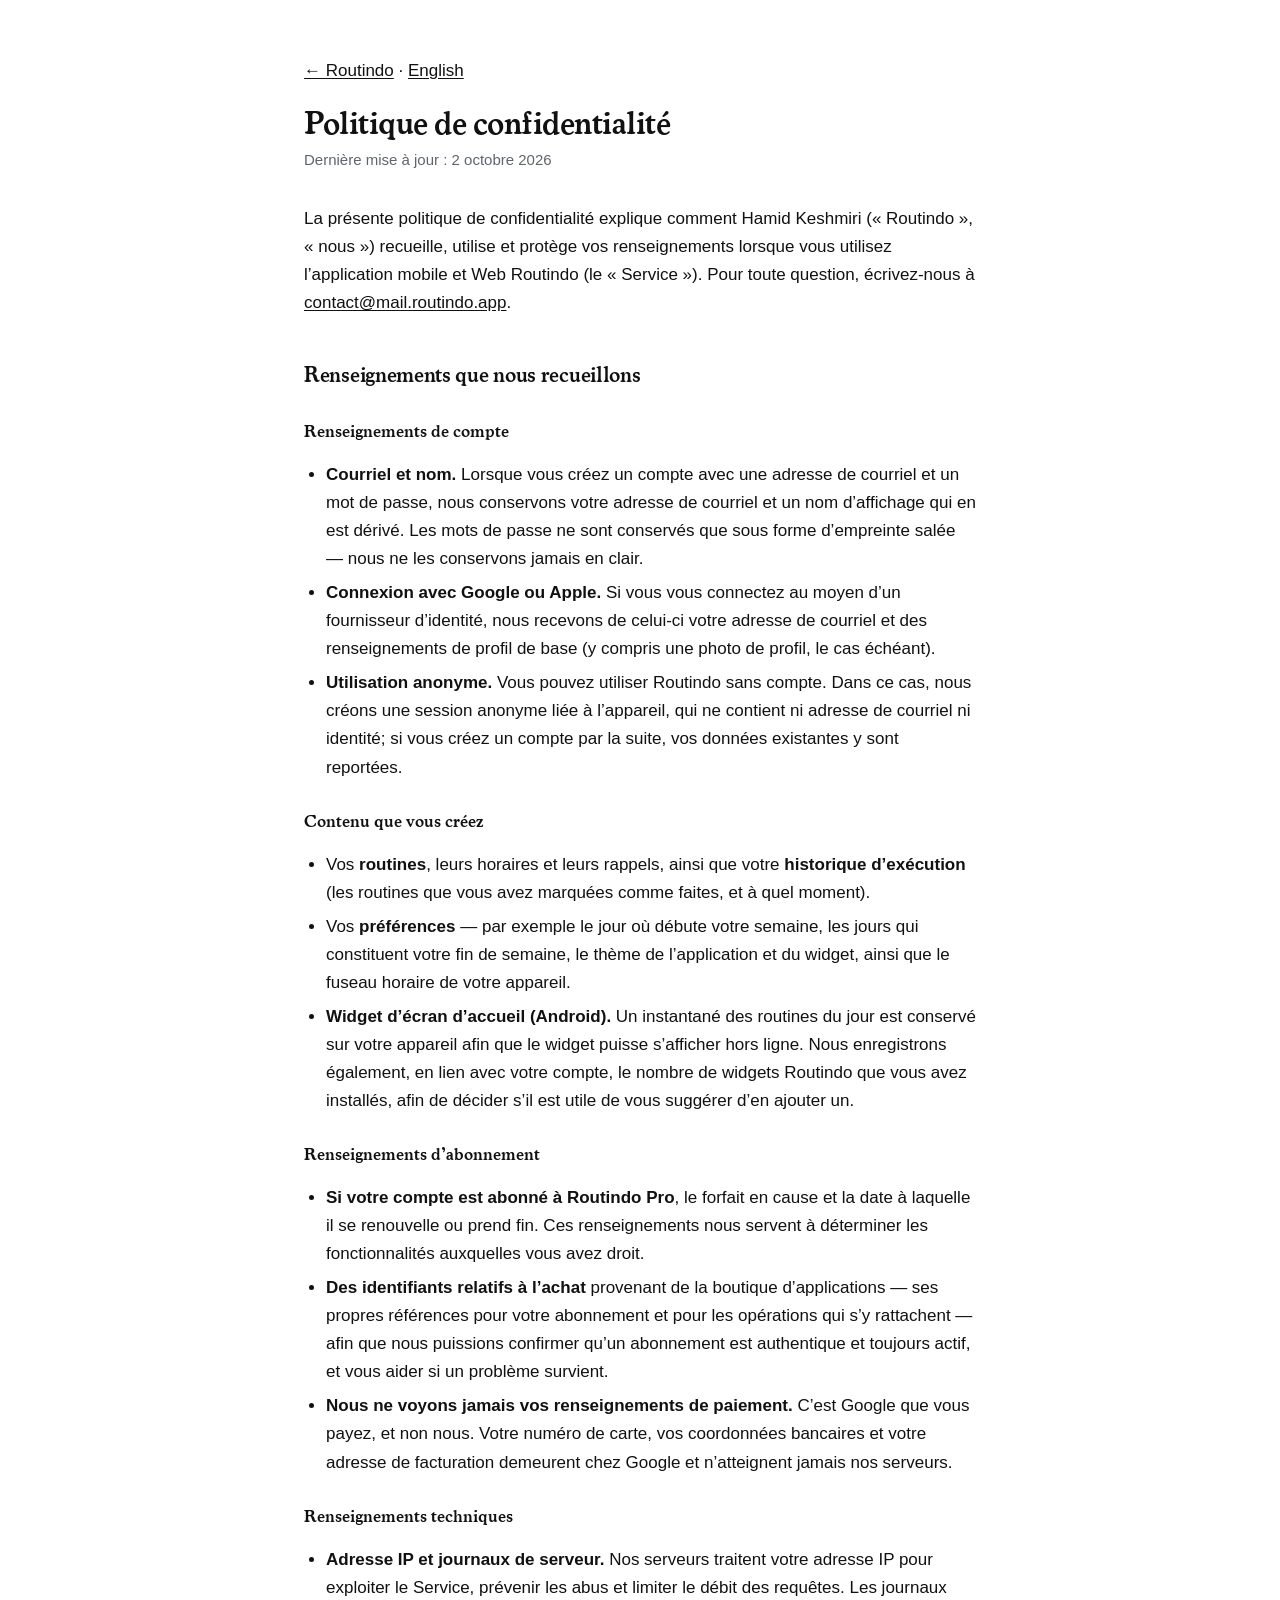
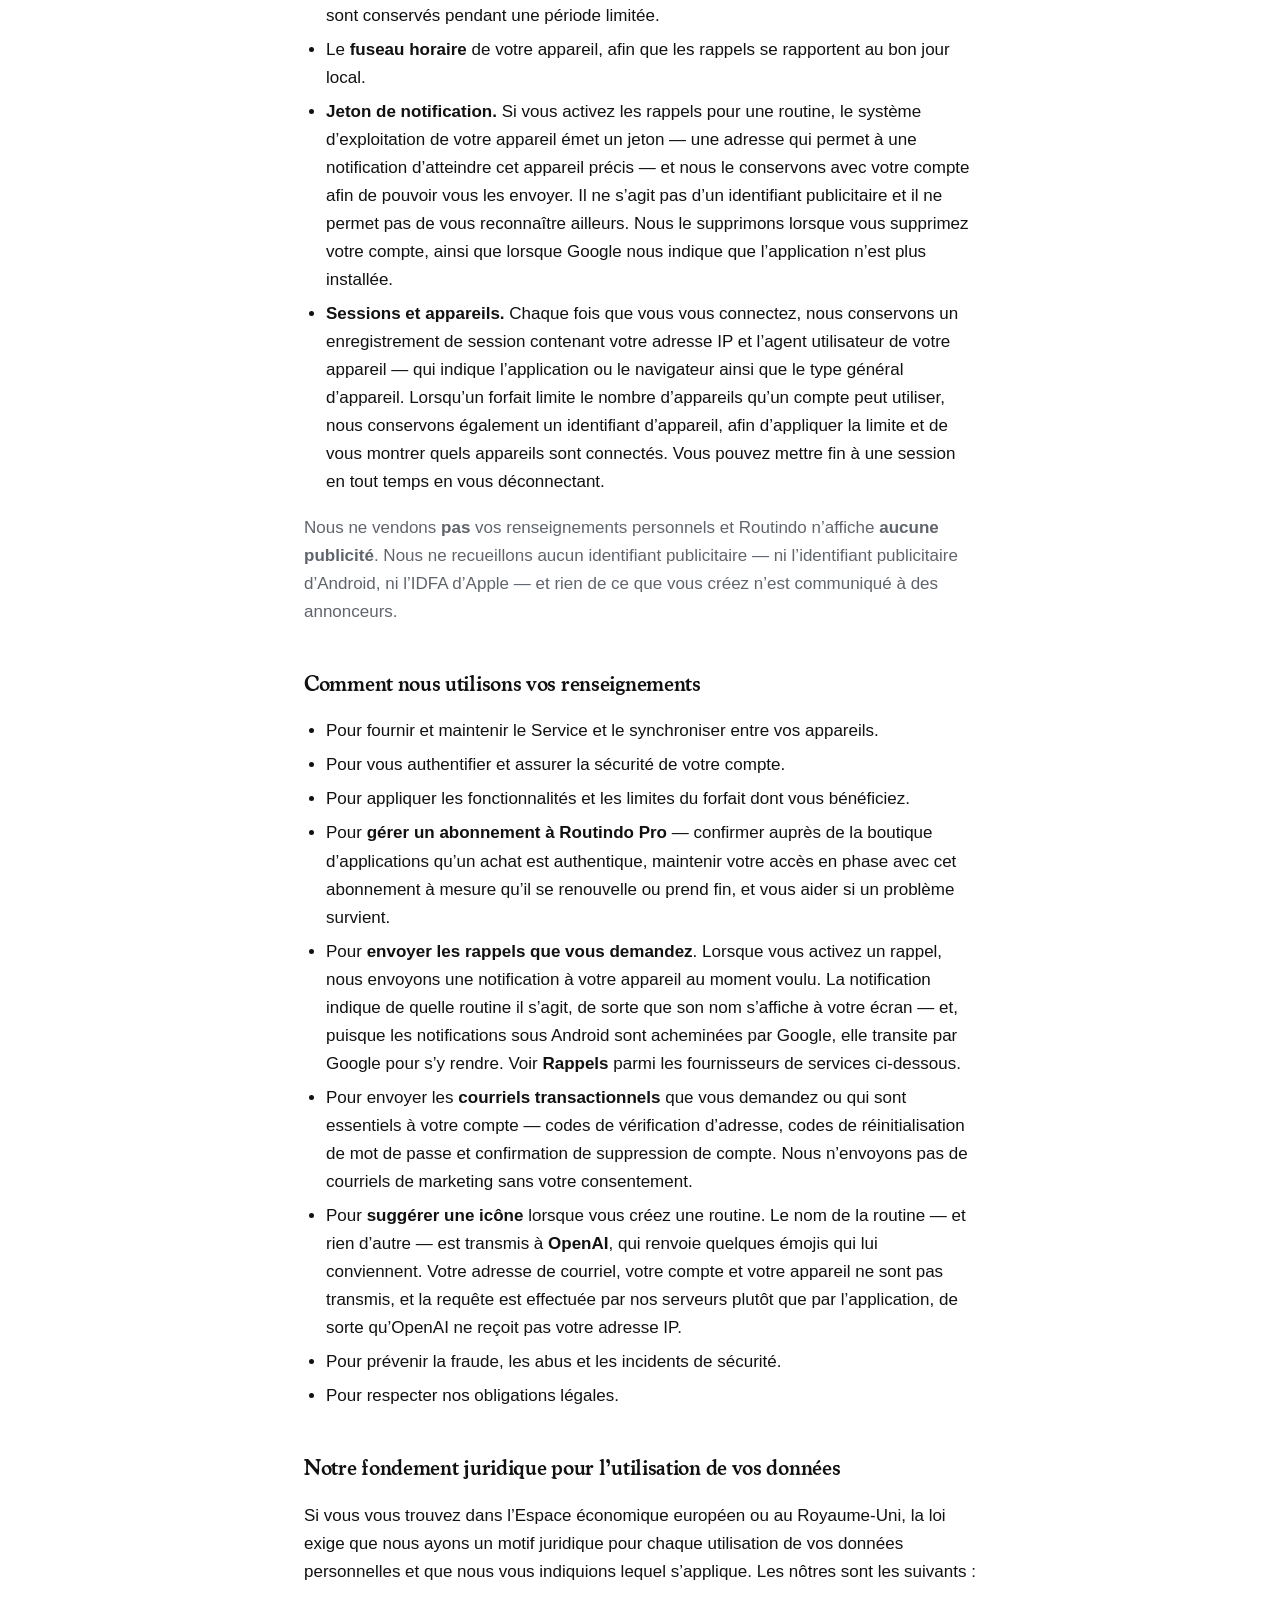
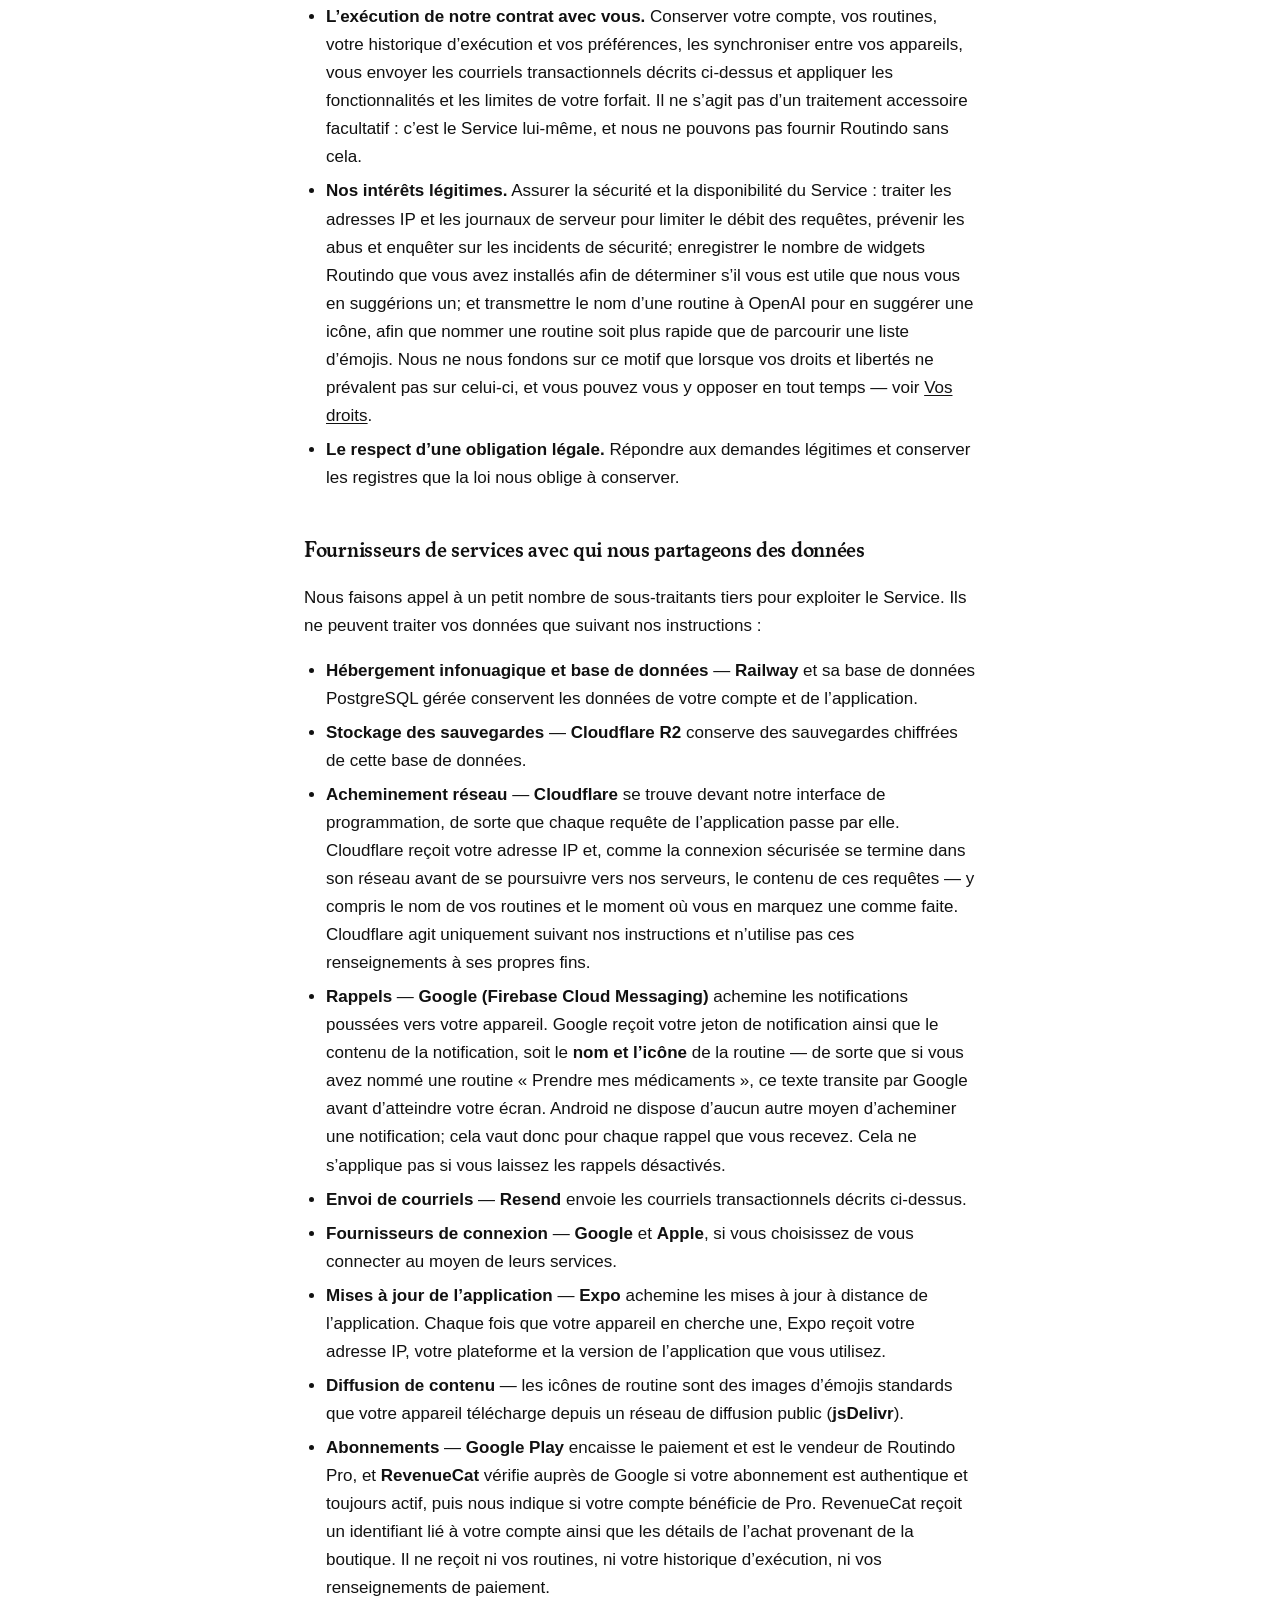
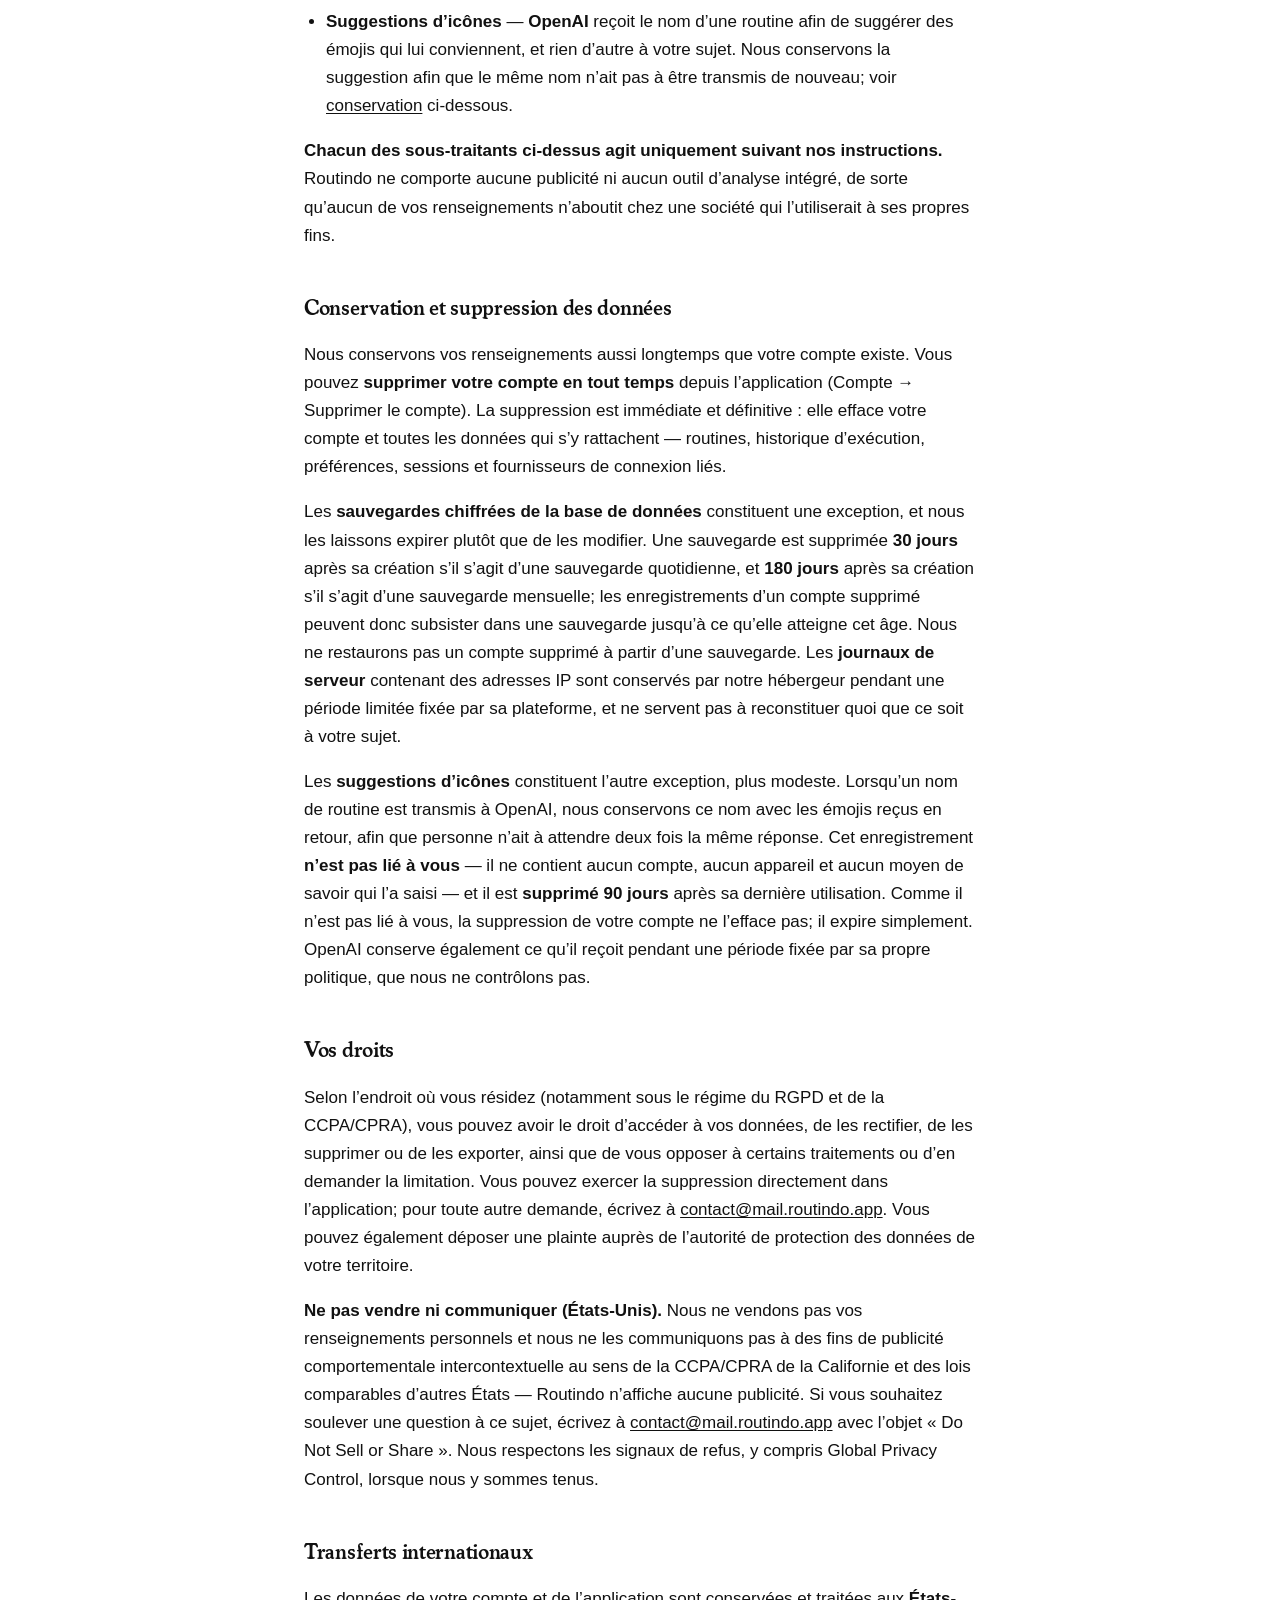
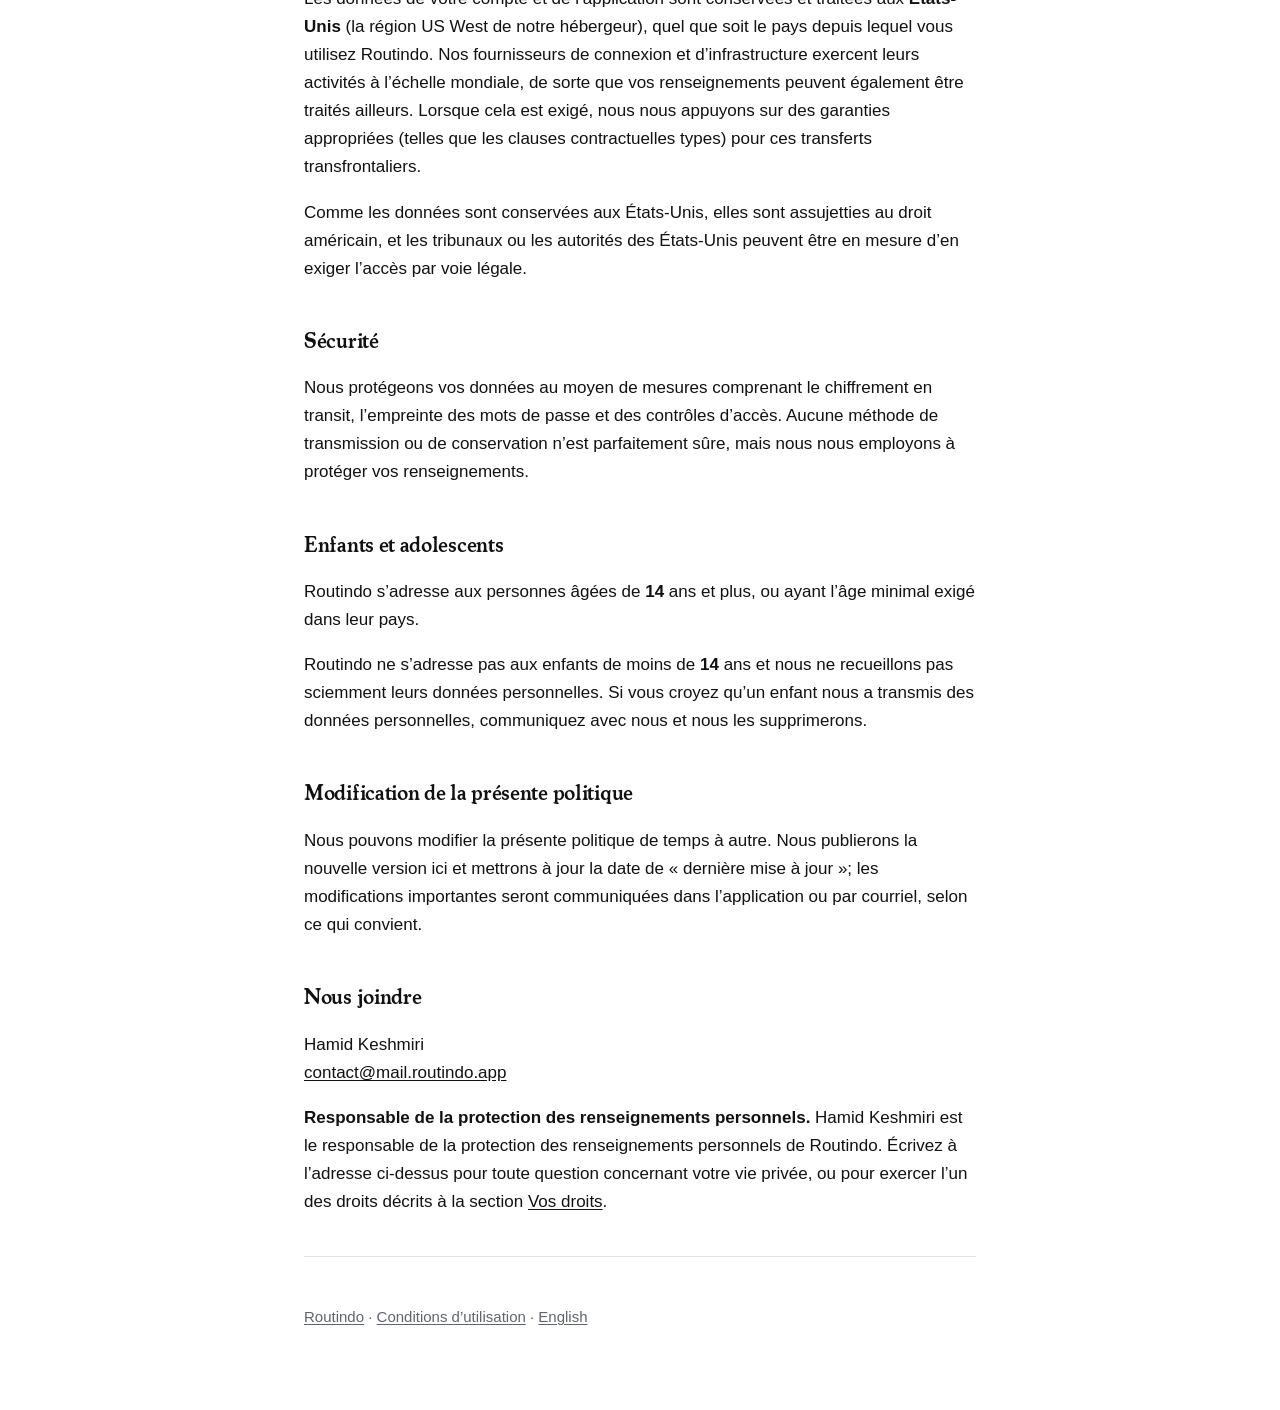
<file: fr/privacy/index.html>
<!doctype html>
<html lang="fr">
  <head>
    <meta charset="utf-8" />
    <meta name="viewport" content="width=device-width, initial-scale=1" />
    <title>Politique de confidentialité — Routindo</title>
    <meta
      name="description"
      content="Politique de confidentialité de Routindo."
    />
    <link rel="alternate" hreflang="en" href="https://routindo.app/privacy" />
    <link rel="alternate" hreflang="fr" href="https://routindo.app/fr/privacy" />
    <link rel="stylesheet" href="/styles.css" />
  </head>
  <body>
    <main class="wrap">
      <p><a href="/">← Routindo</a> · <a href="/privacy">English</a></p>
      <h1>Politique de confidentialité</h1>
      <p class="updated">Dernière mise à jour : 2 octobre 2026</p>

      <p>
        La présente politique de confidentialité explique comment Hamid Keshmiri
        (« Routindo », « nous ») recueille, utilise et protège vos
        renseignements lorsque vous utilisez l’application mobile et Web Routindo
        (le « Service »). Pour toute question, écrivez-nous à
        <a href="mailto:contact@mail.routindo.app">contact@mail.routindo.app</a>.
      </p>

      <h2>Renseignements que nous recueillons</h2>

      <h3>Renseignements de compte</h3>
      <ul>
        <li>
          <strong>Courriel et nom.</strong> Lorsque vous créez un compte avec une
          adresse de courriel et un mot de passe, nous conservons votre adresse
          de courriel et un nom d’affichage qui en est dérivé. Les mots de passe
          ne sont conservés que sous forme d’empreinte salée — nous ne les
          conservons jamais en clair.
        </li>
        <li>
          <strong>Connexion avec Google ou Apple.</strong> Si vous vous connectez
          au moyen d’un fournisseur d’identité, nous recevons de celui-ci votre
          adresse de courriel et des renseignements de profil de base (y compris
          une photo de profil, le cas échéant).
        </li>
        <li>
          <strong>Utilisation anonyme.</strong> Vous pouvez utiliser Routindo
          sans compte. Dans ce cas, nous créons une session anonyme liée à
          l’appareil, qui ne contient ni adresse de courriel ni identité; si vous
          créez un compte par la suite, vos données existantes y sont reportées.
        </li>
      </ul>

      <h3>Contenu que vous créez</h3>
      <ul>
        <li>
          Vos <strong>routines</strong>, leurs horaires et leurs rappels, ainsi
          que votre <strong>historique d’exécution</strong> (les routines que
          vous avez marquées comme faites, et à quel moment).
        </li>
        <li>
          Vos <strong>préférences</strong> — par exemple le jour où débute votre
          semaine, les jours qui constituent votre fin de semaine, le thème de
          l’application et du widget, ainsi que le fuseau horaire de votre
          appareil.
        </li>
        <li>
          <strong>Widget d’écran d’accueil (Android).</strong> Un instantané des
          routines du jour est conservé sur votre appareil afin que le widget
          puisse s’afficher hors ligne. Nous enregistrons également, en lien avec
          votre compte, le nombre de widgets Routindo que vous avez installés,
          afin de décider s’il est utile de vous suggérer d’en ajouter un.
        </li>
      </ul>

      <h3>Renseignements d’abonnement</h3>
      <ul>
        <li>
          <strong>Si votre compte est abonné à Routindo Pro</strong>, le forfait
          en cause et la date à laquelle il se renouvelle ou prend fin. Ces
          renseignements nous servent à déterminer les fonctionnalités auxquelles
          vous avez droit.
        </li>
        <li>
          <strong>Des identifiants relatifs à l’achat</strong> provenant de la
          boutique d’applications — ses propres références pour votre abonnement
          et pour les opérations qui s’y rattachent — afin que nous puissions
          confirmer qu’un abonnement est authentique et toujours actif, et vous
          aider si un problème survient.
        </li>
        <li>
          <strong>Nous ne voyons jamais vos renseignements de paiement.</strong>
          C’est Google que vous payez, et non nous. Votre numéro de carte, vos
          coordonnées bancaires et votre adresse de facturation demeurent chez
          Google et n’atteignent jamais nos serveurs.
        </li>
      </ul>

      <h3>Renseignements techniques</h3>
      <ul>
        <li>
          <strong>Adresse IP et journaux de serveur.</strong> Nos serveurs
          traitent votre adresse IP pour exploiter le Service, prévenir les abus
          et limiter le débit des requêtes. Les journaux sont conservés pendant
          une période limitée.
        </li>
        <li>
          Le <strong>fuseau horaire</strong> de votre appareil, afin que les
          rappels se rapportent au bon jour local.
        </li>
        <li>
          <strong>Jeton de notification.</strong> Si vous activez les rappels
          pour une routine, le système d’exploitation de votre appareil émet un
          jeton — une adresse qui permet à une notification d’atteindre cet
          appareil précis — et nous le conservons avec votre compte afin de
          pouvoir vous les envoyer. Il ne s’agit pas d’un identifiant
          publicitaire et il ne permet pas de vous reconnaître ailleurs. Nous le
          supprimons lorsque vous supprimez votre compte, ainsi que lorsque
          Google nous indique que l’application n’est plus installée.
        </li>
        <li>
          <strong>Sessions et appareils.</strong> Chaque fois que vous vous
          connectez, nous conservons un enregistrement de session contenant votre
          adresse IP et l’agent utilisateur de votre appareil — qui indique
          l’application ou le navigateur ainsi que le type général d’appareil.
          Lorsqu’un forfait limite le nombre d’appareils qu’un compte peut
          utiliser, nous conservons également un identifiant d’appareil, afin
          d’appliquer la limite et de vous montrer quels appareils sont
          connectés. Vous pouvez mettre fin à une session en tout temps en vous
          déconnectant.
        </li>
      </ul>

      <p class="muted">
        Nous ne vendons <strong>pas</strong> vos renseignements personnels et
        Routindo n’affiche <strong>aucune publicité</strong>. Nous ne recueillons
        aucun identifiant publicitaire — ni l’identifiant publicitaire d’Android,
        ni l’IDFA d’Apple — et rien de ce que vous créez n’est communiqué à des
        annonceurs.
      </p>

      <h2>Comment nous utilisons vos renseignements</h2>
      <ul>
        <li>
          Pour fournir et maintenir le Service et le synchroniser entre vos
          appareils.
        </li>
        <li>
          Pour vous authentifier et assurer la sécurité de votre compte.
        </li>
        <li>
          Pour appliquer les fonctionnalités et les limites du forfait dont vous
          bénéficiez.
        </li>
        <li>
          Pour <strong>gérer un abonnement à Routindo Pro</strong> — confirmer
          auprès de la boutique d’applications qu’un achat est authentique,
          maintenir votre accès en phase avec cet abonnement à mesure qu’il se
          renouvelle ou prend fin, et vous aider si un problème survient.
        </li>
        <li>
          Pour <strong>envoyer les rappels que vous demandez</strong>. Lorsque
          vous activez un rappel, nous envoyons une notification à votre appareil
          au moment voulu. La notification indique de quelle routine il s’agit,
          de sorte que son nom s’affiche à votre écran — et, puisque les
          notifications sous Android sont acheminées par Google, elle transite
          par Google pour s’y rendre. Voir <strong>Rappels</strong> parmi les
          fournisseurs de services ci-dessous.
        </li>
        <li>
          Pour envoyer les <strong>courriels transactionnels</strong> que vous
          demandez ou qui sont essentiels à votre compte — codes de vérification
          d’adresse, codes de réinitialisation de mot de passe et confirmation de
          suppression de compte. Nous n’envoyons pas de courriels de marketing
          sans votre consentement.
        </li>
        <li>
          Pour <strong>suggérer une icône</strong> lorsque vous créez une
          routine. Le nom de la routine — et rien d’autre — est transmis à
          <strong>OpenAI</strong>, qui renvoie quelques émojis qui lui
          conviennent. Votre adresse de courriel, votre compte et votre appareil
          ne sont pas transmis, et la requête est effectuée par nos serveurs
          plutôt que par l’application, de sorte qu’OpenAI ne reçoit pas votre
          adresse IP.
        </li>
        <li>
          Pour prévenir la fraude, les abus et les incidents de sécurité.
        </li>
        <li>Pour respecter nos obligations légales.</li>
      </ul>

      <h2 id="legal-basis">
        Notre fondement juridique pour l’utilisation de vos données
      </h2>
      <p>
        Si vous vous trouvez dans l’Espace économique européen ou au
        Royaume-Uni, la loi exige que nous ayons un motif juridique pour chaque
        utilisation de vos données personnelles et que nous vous indiquions
        lequel s’applique. Les nôtres sont les suivants :
      </p>
      <ul>
        <li>
          <strong>L’exécution de notre contrat avec vous.</strong> Conserver
          votre compte, vos routines, votre historique d’exécution et vos
          préférences, les synchroniser entre vos appareils, vous envoyer les
          courriels transactionnels décrits ci-dessus et appliquer les
          fonctionnalités et les limites de votre forfait. Il ne s’agit pas d’un
          traitement accessoire facultatif : c’est le Service lui-même, et nous
          ne pouvons pas fournir Routindo sans cela.
        </li>
        <li>
          <strong>Nos intérêts légitimes.</strong> Assurer la sécurité et la
          disponibilité du Service : traiter les adresses IP et les journaux de
          serveur pour limiter le débit des requêtes, prévenir les abus et
          enquêter sur les incidents de sécurité; enregistrer le nombre de
          widgets Routindo que vous avez installés afin de déterminer s’il vous
          est utile que nous vous en suggérions un; et transmettre le nom d’une
          routine à OpenAI pour en suggérer une icône, afin que nommer une
          routine soit plus rapide que de parcourir une liste d’émojis. Nous ne
          nous fondons sur ce motif que lorsque vos droits et libertés ne
          prévalent pas sur celui-ci, et vous pouvez vous y opposer en tout
          temps — voir <a href="#rights">Vos droits</a>.
        </li>
        <li>
          <strong>Le respect d’une obligation légale.</strong> Répondre aux
          demandes légitimes et conserver les registres que la loi nous oblige à
          conserver.
        </li>
      </ul>

      <h2>Fournisseurs de services avec qui nous partageons des données</h2>
      <p>
        Nous faisons appel à un petit nombre de sous-traitants tiers pour
        exploiter le Service. Ils ne peuvent traiter vos données que suivant nos
        instructions :
      </p>
      <ul>
        <li>
          <strong>Hébergement infonuagique et base de données</strong> —
          <strong>Railway</strong> et sa base de données PostgreSQL gérée
          conservent les données de votre compte et de l’application.
        </li>
        <li>
          <strong>Stockage des sauvegardes</strong> —
          <strong>Cloudflare R2</strong> conserve des sauvegardes chiffrées de
          cette base de données.
        </li>
        <li>
          <strong>Acheminement réseau</strong> — <strong>Cloudflare</strong> se
          trouve devant notre interface de programmation, de sorte que chaque
          requête de l’application passe par elle. Cloudflare reçoit votre
          adresse IP et, comme la connexion sécurisée se termine dans son réseau
          avant de se poursuivre vers nos serveurs, le contenu de ces requêtes —
          y compris le nom de vos routines et le moment où vous en marquez une
          comme faite. Cloudflare agit uniquement suivant nos instructions et
          n’utilise pas ces renseignements à ses propres fins.
        </li>
        <li>
          <strong>Rappels</strong> —
          <strong>Google (Firebase Cloud Messaging)</strong> achemine les
          notifications poussées vers votre appareil. Google reçoit votre jeton
          de notification ainsi que le contenu de la notification, soit le
          <strong>nom et l’icône</strong> de la routine — de sorte que si vous
          avez nommé une routine « Prendre mes médicaments », ce texte transite
          par Google avant d’atteindre votre écran. Android ne dispose d’aucun
          autre moyen d’acheminer une notification; cela vaut donc pour chaque
          rappel que vous recevez. Cela ne s’applique pas si vous laissez les
          rappels désactivés.
        </li>
        <li>
          <strong>Envoi de courriels</strong> — <strong>Resend</strong> envoie
          les courriels transactionnels décrits ci-dessus.
        </li>
        <li>
          <strong>Fournisseurs de connexion</strong> — <strong>Google</strong> et
          <strong>Apple</strong>, si vous choisissez de vous connecter au moyen
          de leurs services.
        </li>
        <li>
          <strong>Mises à jour de l’application</strong> —
          <strong>Expo</strong> achemine les mises à jour à distance de
          l’application. Chaque fois que votre appareil en cherche une, Expo
          reçoit votre adresse IP, votre plateforme et la version de
          l’application que vous utilisez.
        </li>
        <li>
          <strong>Diffusion de contenu</strong> — les icônes de routine sont des
          images d’émojis standards que votre appareil télécharge depuis un
          réseau de diffusion public (<strong>jsDelivr</strong>).
        </li>
        <li>
          <strong>Abonnements</strong> — <strong>Google Play</strong> encaisse le
          paiement et est le vendeur de Routindo Pro, et
          <strong>RevenueCat</strong> vérifie auprès de Google si votre abonnement
          est authentique et toujours actif, puis nous indique si votre compte
          bénéficie de Pro. RevenueCat reçoit un identifiant lié à votre compte
          ainsi que les détails de l’achat provenant de la boutique. Il ne reçoit
          ni vos routines, ni votre historique d’exécution, ni vos renseignements
          de paiement.
        </li>
        <li>
          <strong>Suggestions d’icônes</strong> — <strong>OpenAI</strong> reçoit
          le nom d’une routine afin de suggérer des émojis qui lui conviennent,
          et rien d’autre à votre sujet. Nous conservons la suggestion afin que
          le même nom n’ait pas à être transmis de nouveau; voir
          <a href="#retention">conservation</a> ci-dessous.
        </li>
      </ul>

      <p id="advertising">
        <strong>
          Chacun des sous-traitants ci-dessus agit uniquement suivant nos
          instructions.
        </strong>
        Routindo ne comporte aucune publicité ni aucun outil d’analyse intégré,
        de sorte qu’aucun de vos renseignements n’aboutit chez une société qui
        l’utiliserait à ses propres fins.
      </p>

      <h2 id="retention">Conservation et suppression des données</h2>
      <p>
        Nous conservons vos renseignements aussi longtemps que votre compte
        existe. Vous pouvez <strong>supprimer votre compte en tout temps</strong>
        depuis l’application (Compte → Supprimer le compte). La suppression est
        immédiate et définitive : elle efface votre compte et toutes les données
        qui s’y rattachent — routines, historique d’exécution, préférences,
        sessions et fournisseurs de connexion liés.
      </p>
      <p>
        Les <strong>sauvegardes chiffrées de la base de données</strong>
        constituent une exception, et nous les laissons expirer plutôt que de les
        modifier. Une sauvegarde est supprimée <strong>30 jours</strong> après sa
        création s’il s’agit d’une sauvegarde quotidienne, et
        <strong>180 jours</strong> après sa création s’il s’agit d’une sauvegarde
        mensuelle; les enregistrements d’un compte supprimé peuvent donc subsister
        dans une sauvegarde jusqu’à ce qu’elle atteigne cet âge. Nous ne
        restaurons pas un compte supprimé à partir d’une sauvegarde. Les
        <strong>journaux de serveur</strong> contenant des adresses IP sont
        conservés par notre hébergeur pendant une période limitée fixée par sa
        plateforme, et ne servent pas à reconstituer quoi que ce soit à votre
        sujet.
      </p>
      <p>
        Les <strong>suggestions d’icônes</strong> constituent l’autre exception,
        plus modeste. Lorsqu’un nom de routine est transmis à OpenAI, nous
        conservons ce nom avec les émojis reçus en retour, afin que personne
        n’ait à attendre deux fois la même réponse. Cet enregistrement
        <strong>n’est pas lié à vous</strong> — il ne contient aucun compte,
        aucun appareil et aucun moyen de savoir qui l’a saisi — et il est
        <strong>supprimé 90 jours</strong> après sa dernière utilisation. Comme
        il n’est pas lié à vous, la suppression de votre compte ne l’efface pas;
        il expire simplement. OpenAI conserve également ce qu’il reçoit pendant
        une période fixée par sa propre politique, que nous ne contrôlons pas.
      </p>

      <h2 id="rights">Vos droits</h2>
      <p>
        Selon l’endroit où vous résidez (notamment sous le régime du RGPD et de
        la CCPA/CPRA), vous pouvez avoir le droit d’accéder à vos données, de les
        rectifier, de les supprimer ou de les exporter, ainsi que de vous opposer
        à certains traitements ou d’en demander la limitation. Vous pouvez
        exercer la suppression directement dans l’application; pour toute autre
        demande, écrivez à
        <a href="mailto:contact@mail.routindo.app">contact@mail.routindo.app</a>.
        Vous pouvez également déposer une plainte auprès de l’autorité de
        protection des données de votre territoire.
      </p>
      <p>
        <strong>Ne pas vendre ni communiquer (États-Unis).</strong> Nous ne
        vendons pas vos renseignements personnels et nous ne les communiquons pas
        à des fins de publicité comportementale intercontextuelle au sens de la
        CCPA/CPRA de la Californie et des lois comparables d’autres États —
        Routindo n’affiche aucune publicité. Si vous souhaitez soulever une
        question à ce sujet, écrivez à
        <a href="mailto:contact@mail.routindo.app">contact@mail.routindo.app</a>
        avec l’objet « Do Not Sell or Share ». Nous respectons les signaux de
        refus, y compris Global Privacy Control, lorsque nous y sommes tenus.
      </p>

      <h2>Transferts internationaux</h2>
      <p>
        Les données de votre compte et de l’application sont conservées et
        traitées aux <strong>États-Unis</strong> (la région US West de notre
        hébergeur), quel que soit le pays depuis lequel vous utilisez Routindo.
        Nos fournisseurs de connexion et d’infrastructure exercent leurs
        activités à l’échelle mondiale, de sorte que vos renseignements peuvent
        également être traités ailleurs. Lorsque cela est exigé, nous nous
        appuyons sur des garanties appropriées (telles que les clauses
        contractuelles types) pour ces transferts transfrontaliers.
      </p>
      <p>
        Comme les données sont conservées aux États-Unis, elles sont assujetties
        au droit américain, et les tribunaux ou les autorités des États-Unis
        peuvent être en mesure d’en exiger l’accès par voie légale.
      </p>

      <h2>Sécurité</h2>
      <p>
        Nous protégeons vos données au moyen de mesures comprenant le chiffrement
        en transit, l’empreinte des mots de passe et des contrôles d’accès. Aucune
        méthode de transmission ou de conservation n’est parfaitement sûre, mais
        nous nous employons à protéger vos renseignements.
      </p>

      <h2>Enfants et adolescents</h2>
      <p>
        Routindo s’adresse aux personnes âgées de <strong>14</strong> ans et
        plus, ou ayant l’âge minimal exigé dans leur pays.
      </p>
      <p>
        Routindo ne s’adresse pas aux enfants de moins de <strong>14</strong> ans
        et nous ne recueillons pas sciemment leurs données personnelles. Si vous
        croyez qu’un enfant nous a transmis des données personnelles,
        communiquez avec nous et nous les supprimerons.
      </p>

      <h2>Modification de la présente politique</h2>
      <p>
        Nous pouvons modifier la présente politique de temps à autre. Nous
        publierons la nouvelle version ici et mettrons à jour la date de
        « dernière mise à jour »; les modifications importantes seront
        communiquées dans l’application ou par courriel, selon ce qui convient.
      </p>

      <h2>Nous joindre</h2>
      <p>
        Hamid Keshmiri<br />
        <a href="mailto:contact@mail.routindo.app">contact@mail.routindo.app</a>
      </p>
      <p>
        <strong>
          Responsable de la protection des renseignements personnels.
        </strong>
        Hamid Keshmiri est le responsable de la protection des renseignements
        personnels de Routindo. Écrivez à l’adresse ci-dessus pour toute question
        concernant votre vie privée, ou pour exercer l’un des droits décrits à la
        section <a href="#rights">Vos droits</a>.
      </p>

      <hr />
      <footer>
        <a href="/">Routindo</a> ·
        <a href="/fr/terms">Conditions d’utilisation</a> ·
        <a href="/privacy">English</a>
      </footer>
    </main>
  </body>
</html>
</file>
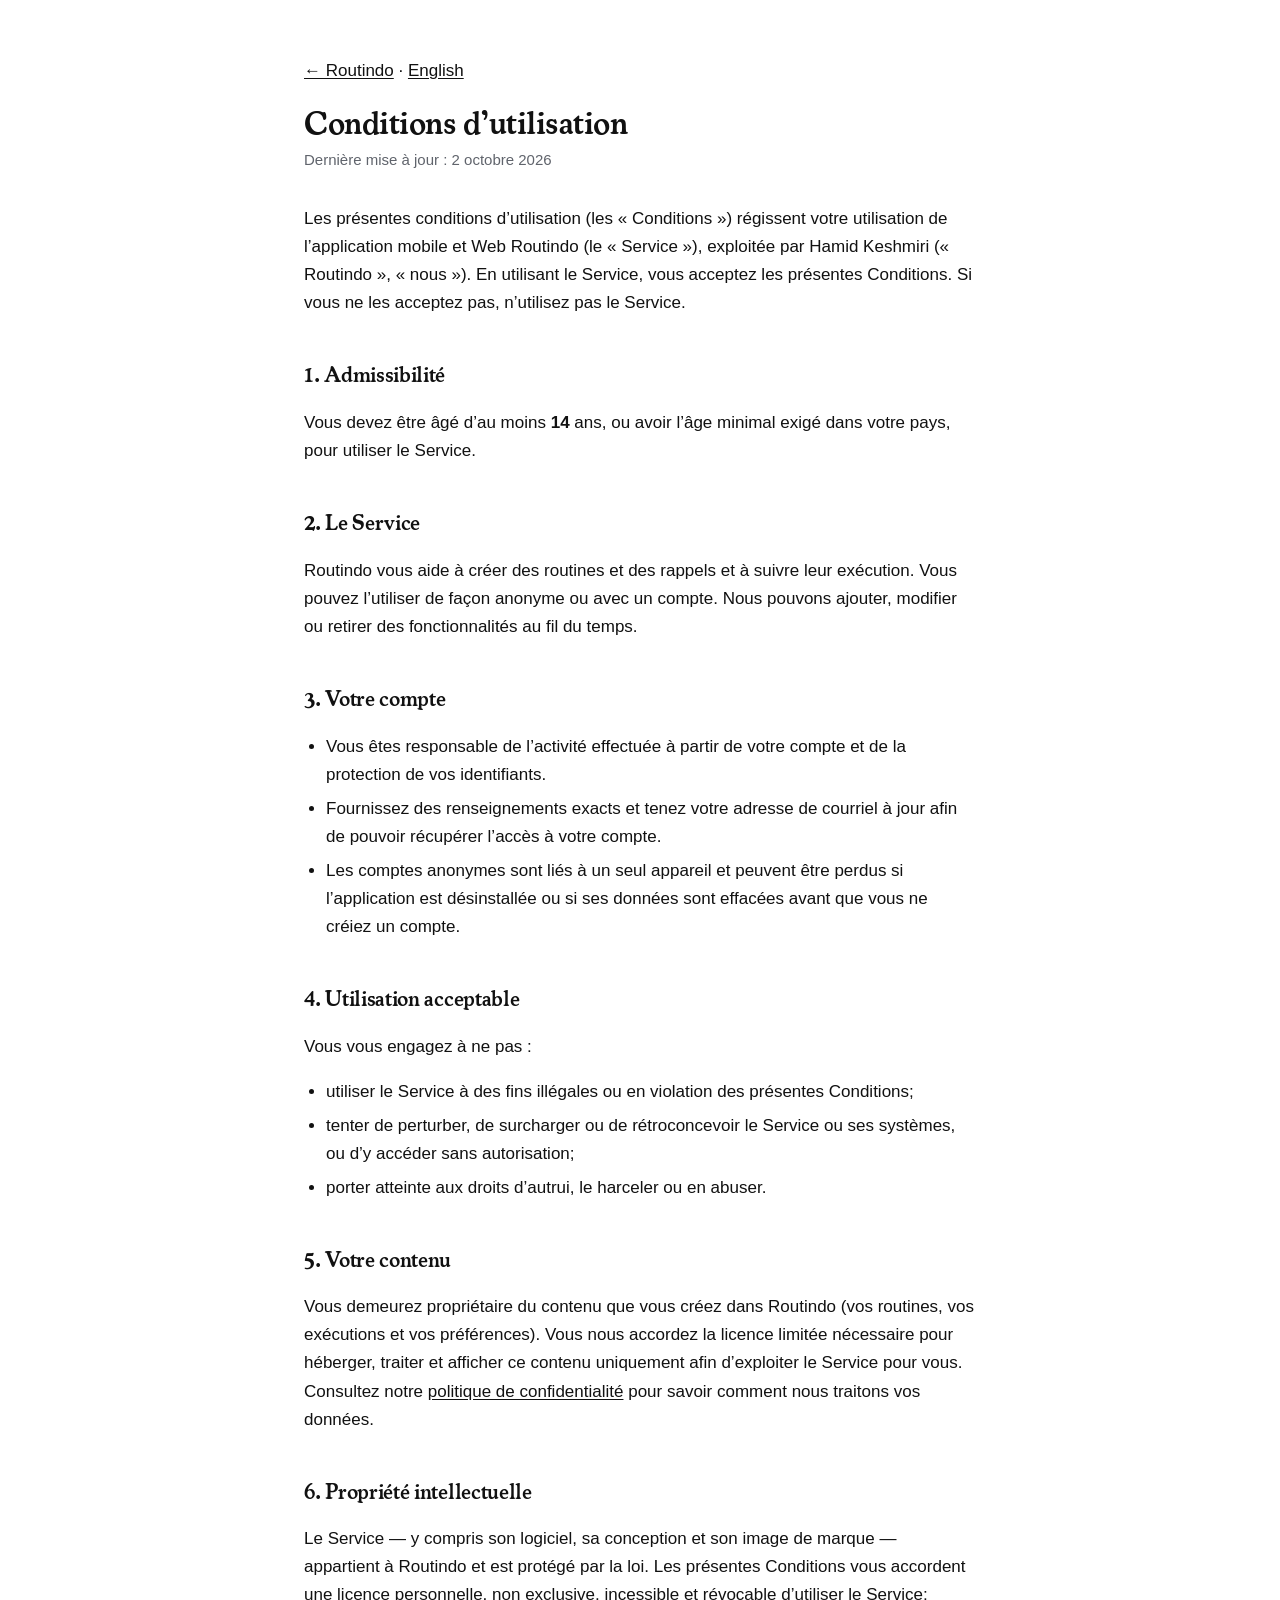
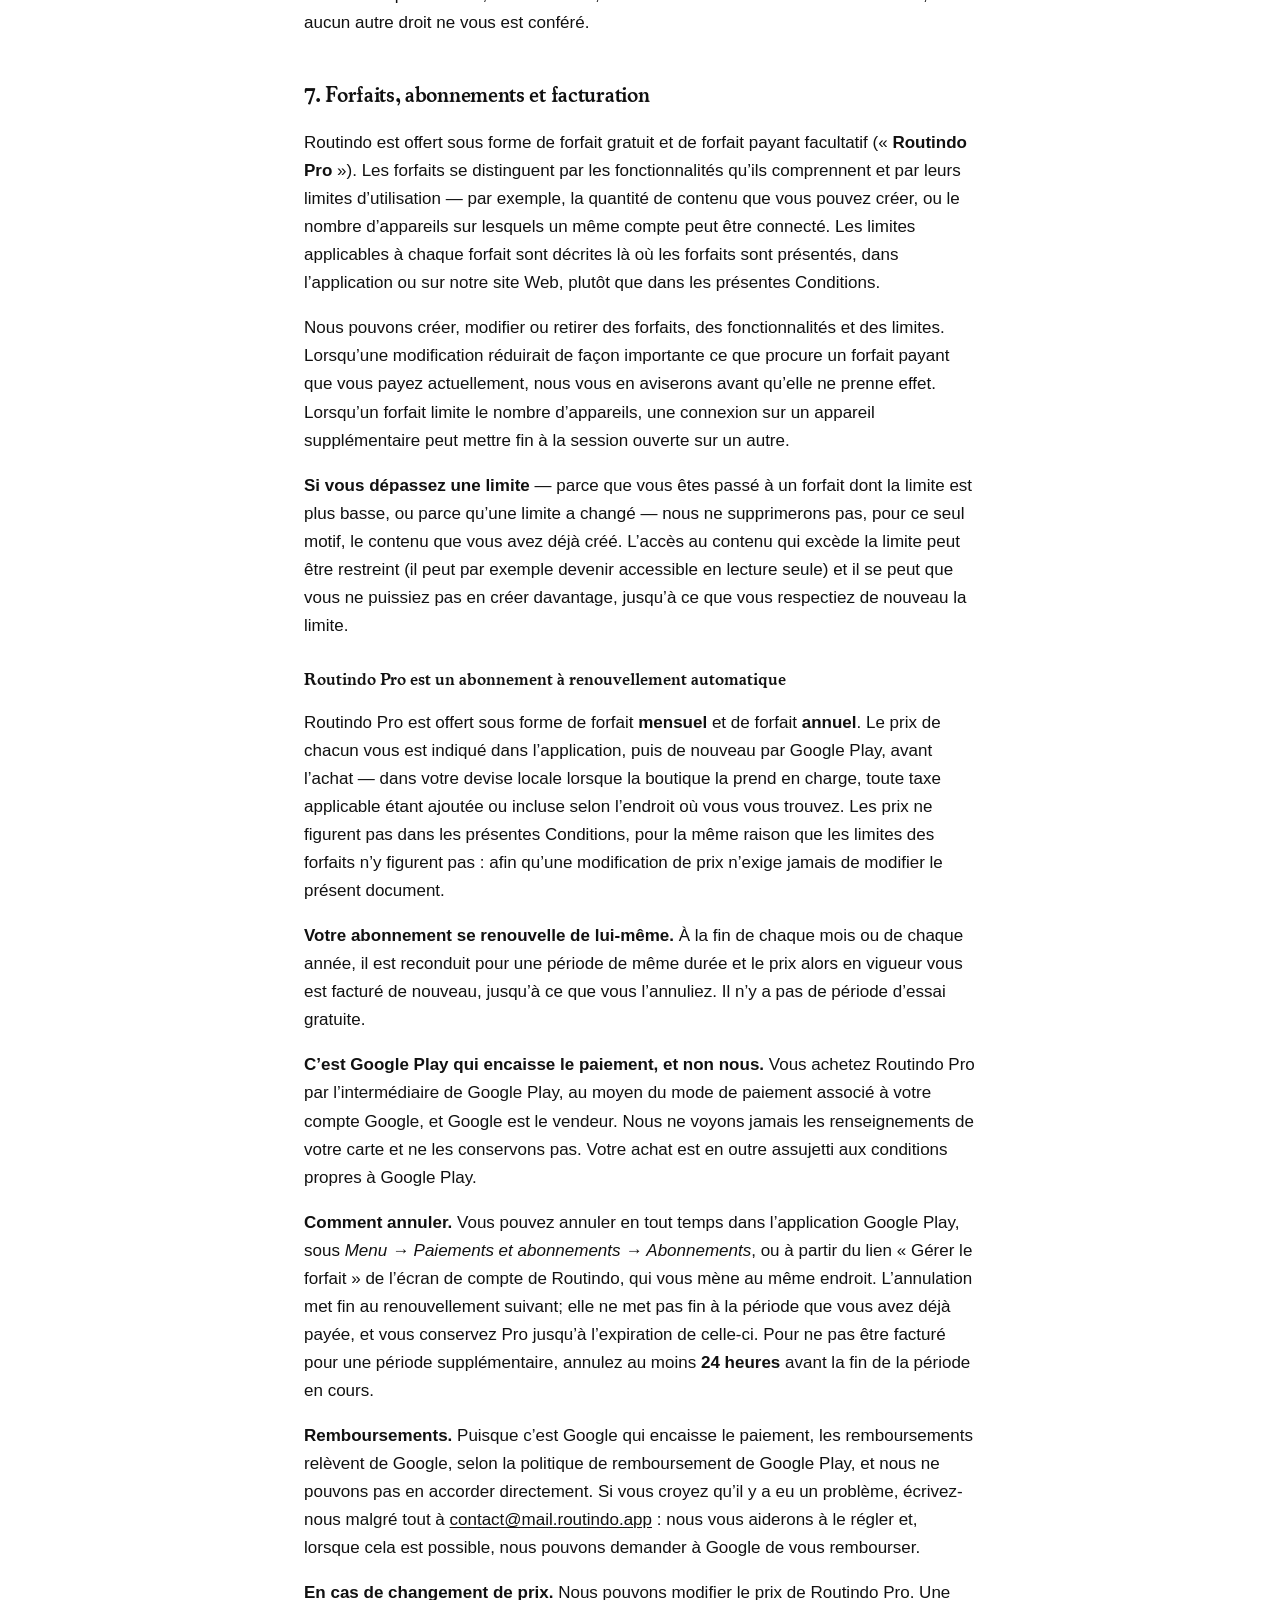
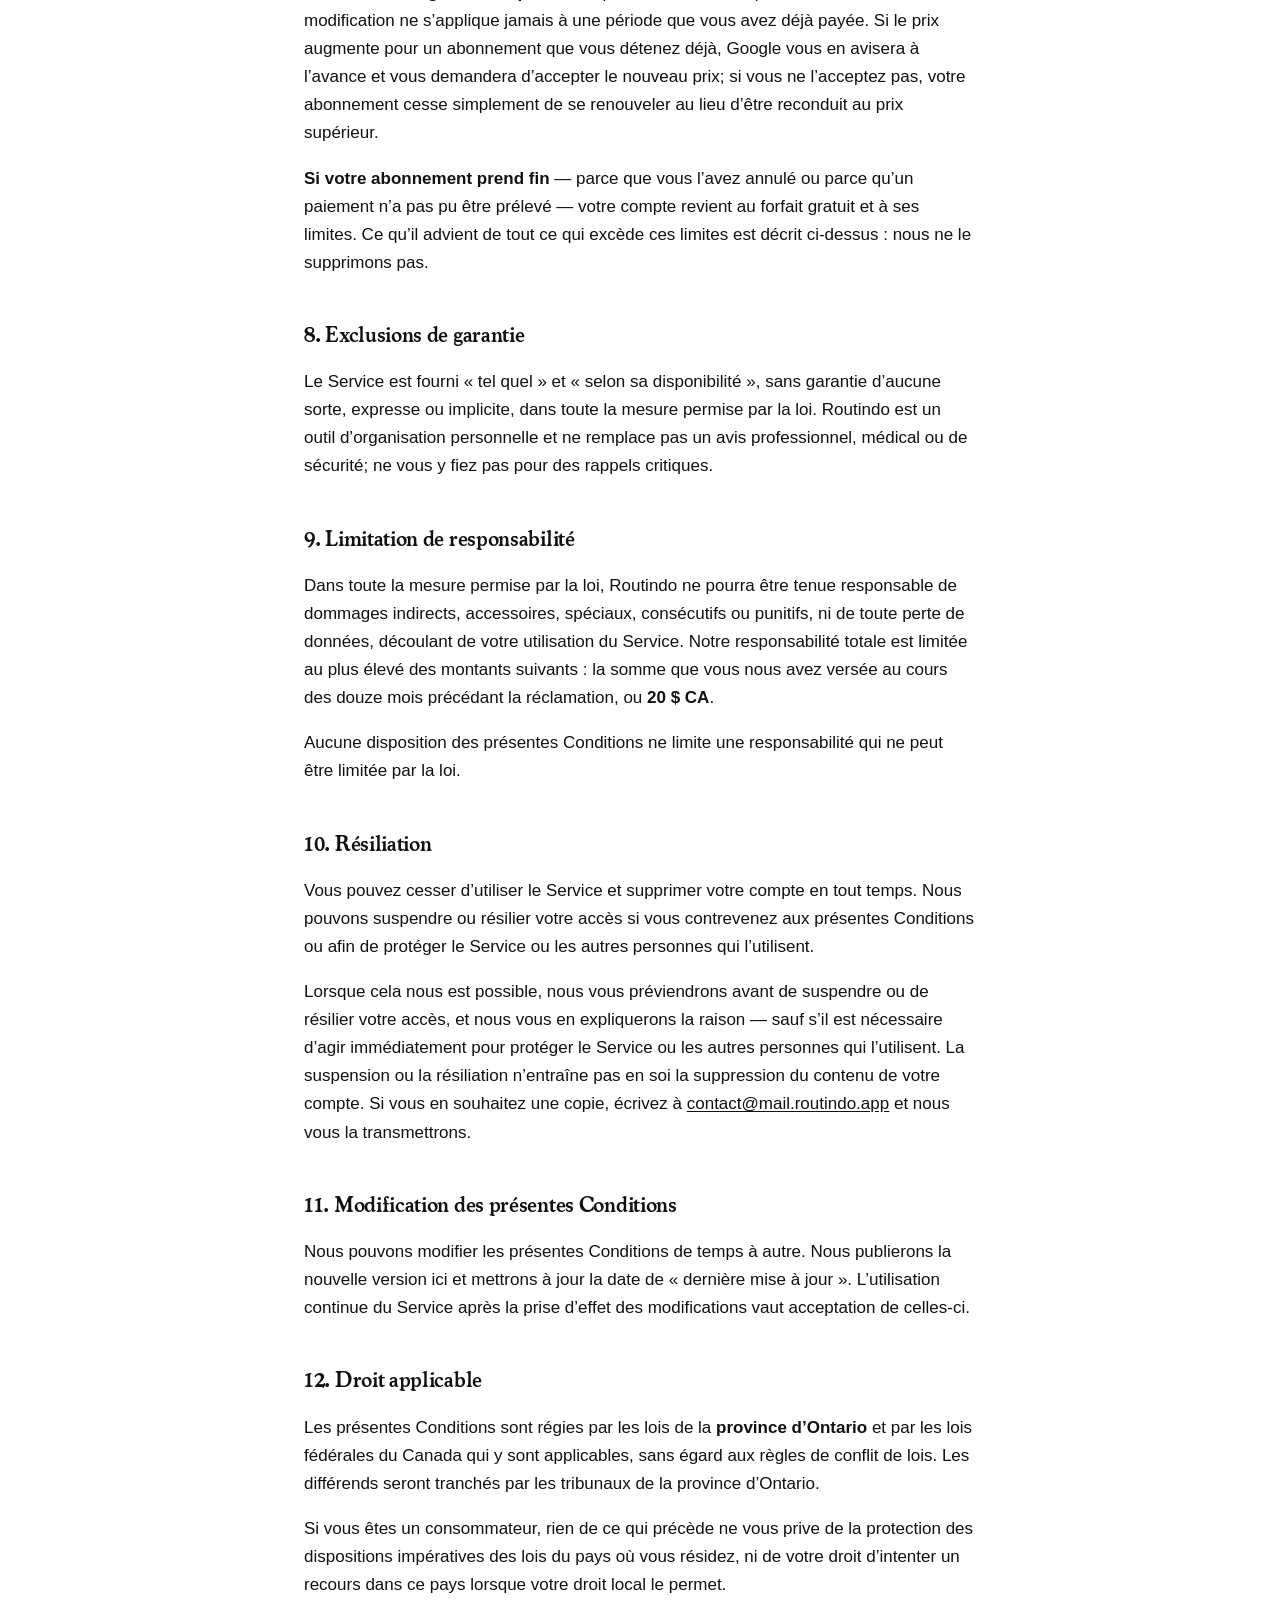
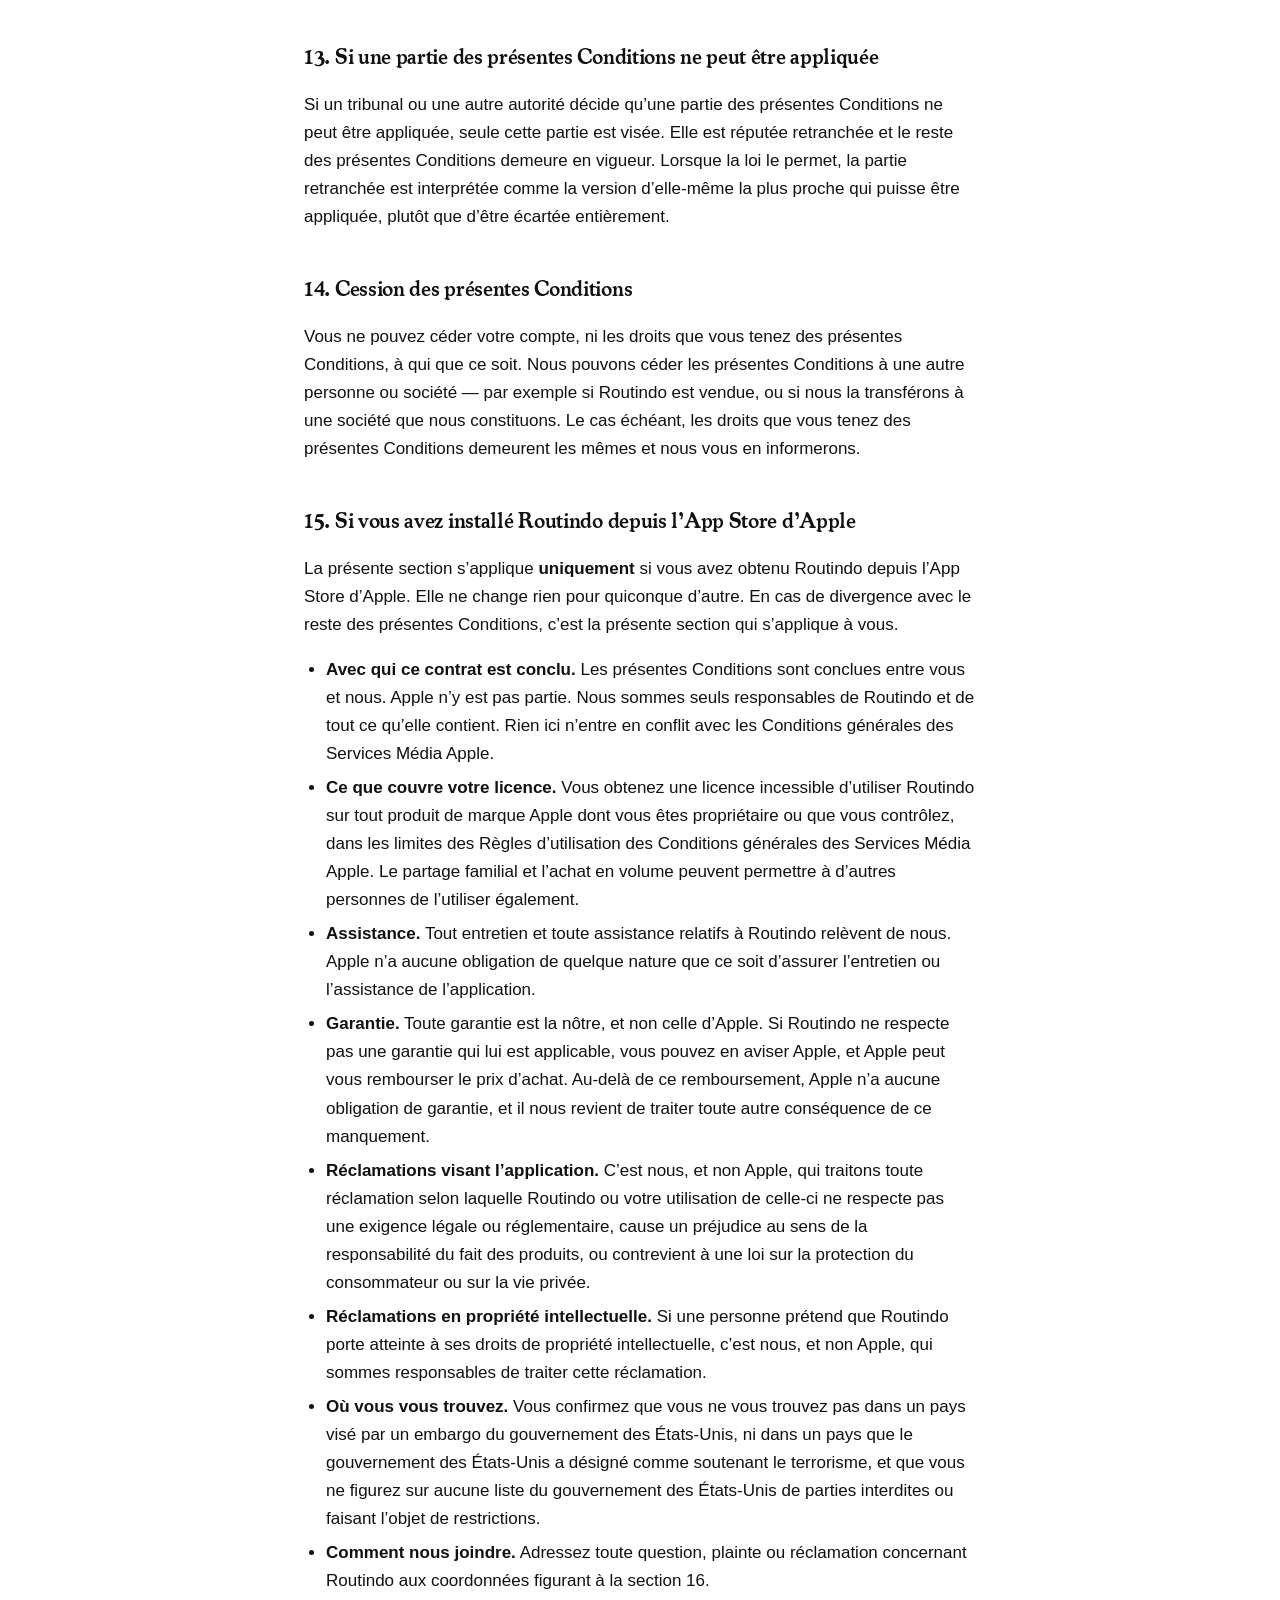
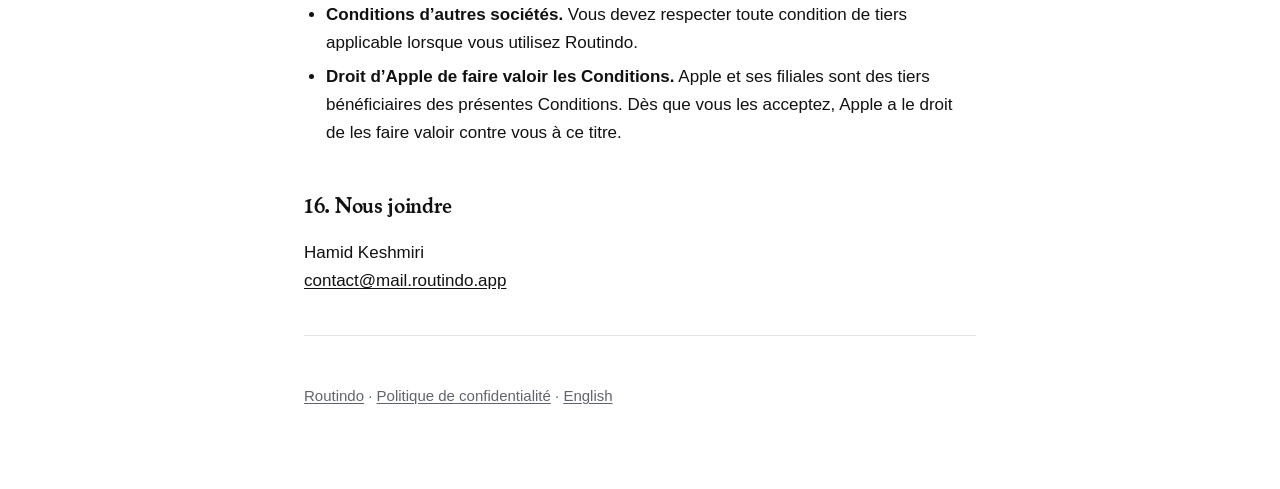
<file: fr/terms/index.html>
<!doctype html>
<html lang="fr">
  <head>
    <meta charset="utf-8" />
    <meta name="viewport" content="width=device-width, initial-scale=1" />
    <title>Conditions d’utilisation — Routindo</title>
    <meta name="description" content="Conditions d’utilisation de Routindo." />
    <link rel="alternate" hreflang="en" href="https://routindo.app/terms" />
    <link rel="alternate" hreflang="fr" href="https://routindo.app/fr/terms" />
    <link rel="stylesheet" href="/styles.css" />
  </head>
  <body>
    <main class="wrap">
      <p><a href="/">← Routindo</a> · <a href="/terms">English</a></p>
      <h1>Conditions d’utilisation</h1>
      <p class="updated">Dernière mise à jour : 2 octobre 2026</p>

      <p>
        Les présentes conditions d’utilisation (les « Conditions ») régissent
        votre utilisation de l’application mobile et Web Routindo (le
        « Service »), exploitée par Hamid Keshmiri (« Routindo », « nous »). En
        utilisant le Service, vous acceptez les présentes Conditions. Si vous ne
        les acceptez pas, n’utilisez pas le Service.
      </p>

      <h2>1. Admissibilité</h2>
      <p>
        Vous devez être âgé d’au moins <strong>14</strong> ans, ou avoir l’âge
        minimal exigé dans votre pays, pour utiliser le Service.
      </p>

      <h2>2. Le Service</h2>
      <p>
        Routindo vous aide à créer des routines et des rappels et à suivre leur
        exécution. Vous pouvez l’utiliser de façon anonyme ou avec un compte.
        Nous pouvons ajouter, modifier ou retirer des fonctionnalités au fil du
        temps.
      </p>

      <h2>3. Votre compte</h2>
      <ul>
        <li>
          Vous êtes responsable de l’activité effectuée à partir de votre compte
          et de la protection de vos identifiants.
        </li>
        <li>
          Fournissez des renseignements exacts et tenez votre adresse de
          courriel à jour afin de pouvoir récupérer l’accès à votre compte.
        </li>
        <li>
          Les comptes anonymes sont liés à un seul appareil et peuvent être
          perdus si l’application est désinstallée ou si ses données sont
          effacées avant que vous ne créiez un compte.
        </li>
      </ul>

      <h2>4. Utilisation acceptable</h2>
      <p>Vous vous engagez à ne pas :</p>
      <ul>
        <li>
          utiliser le Service à des fins illégales ou en violation des présentes
          Conditions;
        </li>
        <li>
          tenter de perturber, de surcharger ou de rétroconcevoir le Service ou
          ses systèmes, ou d’y accéder sans autorisation;
        </li>
        <li>
          porter atteinte aux droits d’autrui, le harceler ou en abuser.
        </li>
      </ul>

      <h2>5. Votre contenu</h2>
      <p>
        Vous demeurez propriétaire du contenu que vous créez dans Routindo (vos
        routines, vos exécutions et vos préférences). Vous nous accordez la
        licence limitée nécessaire pour héberger, traiter et afficher ce contenu
        uniquement afin d’exploiter le Service pour vous. Consultez notre
        <a href="/fr/privacy">politique de confidentialité</a> pour savoir
        comment nous traitons vos données.
      </p>

      <h2>6. Propriété intellectuelle</h2>
      <p>
        Le Service — y compris son logiciel, sa conception et son image de
        marque — appartient à Routindo et est protégé par la loi. Les présentes
        Conditions vous accordent une licence personnelle, non exclusive,
        incessible et révocable d’utiliser le Service; aucun autre droit ne vous
        est conféré.
      </p>

      <h2>7. Forfaits, abonnements et facturation</h2>
      <p>
        Routindo est offert sous forme de forfait gratuit et de forfait payant
        facultatif (« <strong>Routindo Pro</strong> »). Les forfaits se
        distinguent par les fonctionnalités qu’ils comprennent et par leurs
        limites d’utilisation — par exemple, la quantité de contenu que vous
        pouvez créer, ou le nombre d’appareils sur lesquels un même compte peut
        être connecté. Les limites applicables à chaque forfait sont décrites là
        où les forfaits sont présentés, dans l’application ou sur notre site
        Web, plutôt que dans les présentes Conditions.
      </p>
      <p>
        Nous pouvons créer, modifier ou retirer des forfaits, des
        fonctionnalités et des limites. Lorsqu’une modification réduirait de
        façon importante ce que procure un forfait payant que vous payez
        actuellement, nous vous en aviserons avant qu’elle ne prenne effet.
        Lorsqu’un forfait limite le nombre d’appareils, une connexion sur un
        appareil supplémentaire peut mettre fin à la session ouverte sur un
        autre.
      </p>
      <p>
        <strong>Si vous dépassez une limite</strong> — parce que vous êtes passé
        à un forfait dont la limite est plus basse, ou parce qu’une limite a
        changé — nous ne supprimerons pas, pour ce seul motif, le contenu que
        vous avez déjà créé. L’accès au contenu qui excède la limite peut être
        restreint (il peut par exemple devenir accessible en lecture seule) et
        il se peut que vous ne puissiez pas en créer davantage, jusqu’à ce que
        vous respectiez de nouveau la limite.
      </p>
      <h3>Routindo Pro est un abonnement à renouvellement automatique</h3>
      <p>
        Routindo Pro est offert sous forme de forfait <strong>mensuel</strong>
        et de forfait <strong>annuel</strong>. Le prix de chacun vous est indiqué
        dans l’application, puis de nouveau par Google Play, avant l’achat — dans
        votre devise locale lorsque la boutique la prend en charge, toute taxe
        applicable étant ajoutée ou incluse selon l’endroit où vous vous trouvez.
        Les prix ne figurent pas dans les présentes Conditions, pour la même
        raison que les limites des forfaits n’y figurent pas : afin qu’une
        modification de prix n’exige jamais de modifier le présent document.
      </p>
      <p>
        <strong>Votre abonnement se renouvelle de lui-même.</strong> À la fin de
        chaque mois ou de chaque année, il est reconduit pour une période de même
        durée et le prix alors en vigueur vous est facturé de nouveau, jusqu’à ce
        que vous l’annuliez. Il n’y a pas de période d’essai gratuite.
      </p>
      <p>
        <strong>C’est Google Play qui encaisse le paiement, et non nous.</strong>
        Vous achetez Routindo Pro par l’intermédiaire de Google Play, au moyen du
        mode de paiement associé à votre compte Google, et Google est le vendeur.
        Nous ne voyons jamais les renseignements de votre carte et ne les
        conservons pas. Votre achat est en outre assujetti aux conditions
        propres à Google Play.
      </p>
      <p>
        <strong>Comment annuler.</strong> Vous pouvez annuler en tout temps dans
        l’application Google Play, sous
        <em>Menu → Paiements et abonnements → Abonnements</em>, ou à partir du
        lien « Gérer le forfait » de l’écran de compte de Routindo, qui vous
        mène au même endroit. L’annulation met fin au renouvellement suivant;
        elle ne met pas fin à la période que vous avez déjà payée, et vous
        conservez Pro jusqu’à l’expiration de celle-ci. Pour ne pas être facturé
        pour une période supplémentaire, annulez au moins
        <strong>24 heures</strong> avant la fin de la période en cours.
      </p>
      <p>
        <strong>Remboursements.</strong> Puisque c’est Google qui encaisse le
        paiement, les remboursements relèvent de Google, selon la politique de
        remboursement de Google Play, et nous ne pouvons pas en accorder
        directement. Si vous croyez qu’il y a eu un problème, écrivez-nous
        malgré tout à
        <a href="mailto:contact@mail.routindo.app">contact@mail.routindo.app</a> :
        nous vous aiderons à le régler et, lorsque cela est possible, nous
        pouvons demander à Google de vous rembourser.
      </p>
      <p>
        <strong>En cas de changement de prix.</strong> Nous pouvons modifier le
        prix de Routindo Pro. Une modification ne s’applique jamais à une période
        que vous avez déjà payée. Si le prix augmente pour un abonnement que vous
        détenez déjà, Google vous en avisera à l’avance et vous demandera
        d’accepter le nouveau prix; si vous ne l’acceptez pas, votre abonnement
        cesse simplement de se renouveler au lieu d’être reconduit au prix
        supérieur.
      </p>
      <p>
        <strong>Si votre abonnement prend fin</strong> — parce que vous l’avez
        annulé ou parce qu’un paiement n’a pas pu être prélevé — votre compte
        revient au forfait gratuit et à ses limites. Ce qu’il advient de tout ce
        qui excède ces limites est décrit ci-dessus : nous ne le supprimons pas.
      </p>

      <h2>8. Exclusions de garantie</h2>
      <p>
        Le Service est fourni « tel quel » et « selon sa disponibilité », sans
        garantie d’aucune sorte, expresse ou implicite, dans toute la mesure
        permise par la loi. Routindo est un outil d’organisation personnelle et
        ne remplace pas un avis professionnel, médical ou de sécurité; ne vous y
        fiez pas pour des rappels critiques.
      </p>

      <h2>9. Limitation de responsabilité</h2>
      <p>
        Dans toute la mesure permise par la loi, Routindo ne pourra être tenue
        responsable de dommages indirects, accessoires, spéciaux, consécutifs ou
        punitifs, ni de toute perte de données, découlant de votre utilisation du
        Service. Notre responsabilité totale est limitée au plus élevé des
        montants suivants : la somme que vous nous avez versée au cours des douze
        mois précédant la réclamation, ou <strong>20 $ CA</strong>.
      </p>
      <p>
        Aucune disposition des présentes Conditions ne limite une responsabilité
        qui ne peut être limitée par la loi.
      </p>

      <h2>10. Résiliation</h2>
      <p>
        Vous pouvez cesser d’utiliser le Service et supprimer votre compte en
        tout temps. Nous pouvons suspendre ou résilier votre accès si vous
        contrevenez aux présentes Conditions ou afin de protéger le Service ou
        les autres personnes qui l’utilisent.
      </p>
      <p>
        Lorsque cela nous est possible, nous vous préviendrons avant de
        suspendre ou de résilier votre accès, et nous vous en expliquerons la
        raison — sauf s’il est nécessaire d’agir immédiatement pour protéger le
        Service ou les autres personnes qui l’utilisent. La suspension ou la
        résiliation n’entraîne pas en soi la suppression du contenu de votre
        compte. Si vous en souhaitez une copie, écrivez à
        <a href="mailto:contact@mail.routindo.app">contact@mail.routindo.app</a>
        et nous vous la transmettrons.
      </p>

      <h2>11. Modification des présentes Conditions</h2>
      <p>
        Nous pouvons modifier les présentes Conditions de temps à autre. Nous
        publierons la nouvelle version ici et mettrons à jour la date de
        « dernière mise à jour ». L’utilisation continue du Service après la
        prise d’effet des modifications vaut acceptation de celles-ci.
      </p>

      <h2>12. Droit applicable</h2>
      <p>
        Les présentes Conditions sont régies par les lois de la
        <strong>province d’Ontario</strong> et par les lois fédérales du Canada
        qui y sont applicables, sans égard aux règles de conflit de lois. Les
        différends seront tranchés par les tribunaux de la province d’Ontario.
      </p>
      <p>
        Si vous êtes un consommateur, rien de ce qui précède ne vous prive de la
        protection des dispositions impératives des lois du pays où vous résidez,
        ni de votre droit d’intenter un recours dans ce pays lorsque votre droit
        local le permet.
      </p>

      <h2>13. Si une partie des présentes Conditions ne peut être appliquée</h2>
      <p>
        Si un tribunal ou une autre autorité décide qu’une partie des présentes
        Conditions ne peut être appliquée, seule cette partie est visée. Elle est
        réputée retranchée et le reste des présentes Conditions demeure en
        vigueur. Lorsque la loi le permet, la partie retranchée est interprétée
        comme la version d’elle-même la plus proche qui puisse être appliquée,
        plutôt que d’être écartée entièrement.
      </p>

      <h2>14. Cession des présentes Conditions</h2>
      <p>
        Vous ne pouvez céder votre compte, ni les droits que vous tenez des
        présentes Conditions, à qui que ce soit. Nous pouvons céder les présentes
        Conditions à une autre personne ou société — par exemple si Routindo est
        vendue, ou si nous la transférons à une société que nous constituons. Le
        cas échéant, les droits que vous tenez des présentes Conditions demeurent
        les mêmes et nous vous en informerons.
      </p>

      <h2>15. Si vous avez installé Routindo depuis l’App Store d’Apple</h2>
      <p>
        La présente section s’applique <strong>uniquement</strong> si vous avez
        obtenu Routindo depuis l’App Store d’Apple. Elle ne change rien pour
        quiconque d’autre. En cas de divergence avec le reste des présentes
        Conditions, c’est la présente section qui s’applique à vous.
      </p>
      <ul>
        <li>
          <strong>Avec qui ce contrat est conclu.</strong> Les présentes
          Conditions sont conclues entre vous et nous. Apple n’y est pas partie.
          Nous sommes seuls responsables de Routindo et de tout ce qu’elle
          contient. Rien ici n’entre en conflit avec les Conditions générales des
          Services Média Apple.
        </li>
        <li>
          <strong>Ce que couvre votre licence.</strong> Vous obtenez une licence
          incessible d’utiliser Routindo sur tout produit de marque Apple dont
          vous êtes propriétaire ou que vous contrôlez, dans les limites des
          Règles d’utilisation des Conditions générales des Services Média Apple.
          Le partage familial et l’achat en volume peuvent permettre à d’autres
          personnes de l’utiliser également.
        </li>
        <li>
          <strong>Assistance.</strong> Tout entretien et toute assistance
          relatifs à Routindo relèvent de nous. Apple n’a aucune obligation de
          quelque nature que ce soit d’assurer l’entretien ou l’assistance de
          l’application.
        </li>
        <li>
          <strong>Garantie.</strong> Toute garantie est la nôtre, et non celle
          d’Apple. Si Routindo ne respecte pas une garantie qui lui est
          applicable, vous pouvez en aviser Apple, et Apple peut vous rembourser
          le prix d’achat. Au-delà de ce remboursement, Apple n’a aucune
          obligation de garantie, et il nous revient de traiter toute autre
          conséquence de ce manquement.
        </li>
        <li>
          <strong>Réclamations visant l’application.</strong> C’est nous, et non
          Apple, qui traitons toute réclamation selon laquelle Routindo ou votre
          utilisation de celle-ci ne respecte pas une exigence légale ou
          réglementaire, cause un préjudice au sens de la responsabilité du fait
          des produits, ou contrevient à une loi sur la protection du
          consommateur ou sur la vie privée.
        </li>
        <li>
          <strong>Réclamations en propriété intellectuelle.</strong> Si une
          personne prétend que Routindo porte atteinte à ses droits de propriété
          intellectuelle, c’est nous, et non Apple, qui sommes responsables de
          traiter cette réclamation.
        </li>
        <li>
          <strong>Où vous vous trouvez.</strong> Vous confirmez que vous ne vous
          trouvez pas dans un pays visé par un embargo du gouvernement des
          États-Unis, ni dans un pays que le gouvernement des États-Unis a
          désigné comme soutenant le terrorisme, et que vous ne figurez sur
          aucune liste du gouvernement des États-Unis de parties interdites ou
          faisant l’objet de restrictions.
        </li>
        <li>
          <strong>Comment nous joindre.</strong> Adressez toute question, plainte
          ou réclamation concernant Routindo aux coordonnées figurant à la
          section 16.
        </li>
        <li>
          <strong>Conditions d’autres sociétés.</strong> Vous devez respecter
          toute condition de tiers applicable lorsque vous utilisez Routindo.
        </li>
        <li>
          <strong>Droit d’Apple de faire valoir les Conditions.</strong> Apple et
          ses filiales sont des tiers bénéficiaires des présentes Conditions. Dès
          que vous les acceptez, Apple a le droit de les faire valoir contre vous
          à ce titre.
        </li>
      </ul>

      <h2>16. Nous joindre</h2>
      <p>
        Hamid Keshmiri<br />
        <a href="mailto:contact@mail.routindo.app">contact@mail.routindo.app</a>
      </p>

      <hr />
      <footer>
        <a href="/">Routindo</a> ·
        <a href="/fr/privacy">Politique de confidentialité</a> ·
        <a href="/terms">English</a>
      </footer>
    </main>
  </body>
</html>
</file>
<file: styles.css>
/* Routindo static site — shared styles. Plain CSS, no build step. */

/* Titles use Cooper, the app's display serif (assets/Cooper-OFL.txt). */
@font-face {
  font-family: "Cooper";
  src: url("/assets/Cooper-SemiBold.ttf") format("truetype");
  font-weight: 600;
  font-display: swap;
}

:root {
  --bg: #ffffff;
  --surface: #f0f0f3;
  --text: #111111;
  --text-secondary: #60646c;
  --border: #e4e4e8;
  --accent: #111111;
  --max: 720px;
  --serif: "Cooper", Georgia, "Times New Roman", serif;
}

* {
  box-sizing: border-box;
}

html {
  -webkit-text-size-adjust: 100%;
  color-scheme: light;
}

body {
  margin: 0;
  background: var(--bg);
  color: var(--text);
  font-family: -apple-system, BlinkMacSystemFont, "Segoe UI", Roboto, Helvetica,
    Arial, sans-serif;
  line-height: 1.65;
  font-size: 17px;
}

.wrap {
  max-width: var(--max);
  margin: 0 auto;
  padding: 40px 24px 80px;
}

a {
  color: var(--text);
  text-decoration: underline;
  text-underline-offset: 2px;
}

a:hover {
  opacity: 0.7;
}

h1,
h2,
h3 {
  font-family: var(--serif);
  font-weight: 600;
}

h1 {
  font-size: 32px;
  line-height: 1.2;
  letter-spacing: -0.5px;
  margin: 0 0 8px;
}

h2 {
  font-size: 21px;
  letter-spacing: -0.3px;
  margin: 40px 0 12px;
}

h3 {
  font-size: 17px;
  margin: 24px 0 8px;
}

p,
li {
  color: var(--text);
}

.muted {
  color: var(--text-secondary);
}

.updated {
  color: var(--text-secondary);
  font-size: 15px;
  margin: 0 0 32px;
}

ul {
  padding-left: 22px;
}

li {
  margin: 6px 0;
}

hr {
  border: none;
  border-top: 1px solid var(--border);
  margin: 40px 0;
}

footer {
  color: var(--text-secondary);
  font-size: 15px;
  margin-top: 48px;
}

footer a {
  color: var(--text-secondary);
}

/* Landing */
.hero {
  min-height: 70vh;
  display: flex;
  flex-direction: column;
  justify-content: center;
}

.mark {
  width: 88px;
  height: 88px;
  display: block;
  margin: 0 0 24px;
}

.logo {
  font-size: 44px;
  letter-spacing: -1px;
  margin: 0 0 12px;
}

.tagline {
  font-size: 20px;
  color: var(--text-secondary);
  margin: 0 0 32px;
  max-width: 34ch;
}

/* Google's official badge, unmodified — the transparent border baked into the PNG is
   the clear space their brand guidelines require, so don't crop it. */
.play-badge {
  align-self: flex-start;
  /* The badge's own clear space already sits below it. */
  margin: 0 0 28px -10px;
}

.play-badge img {
  display: block;
  width: 194px;
  height: auto;
}

.links {
  display: flex;
  gap: 20px;
  flex-wrap: wrap;
}
</file>
